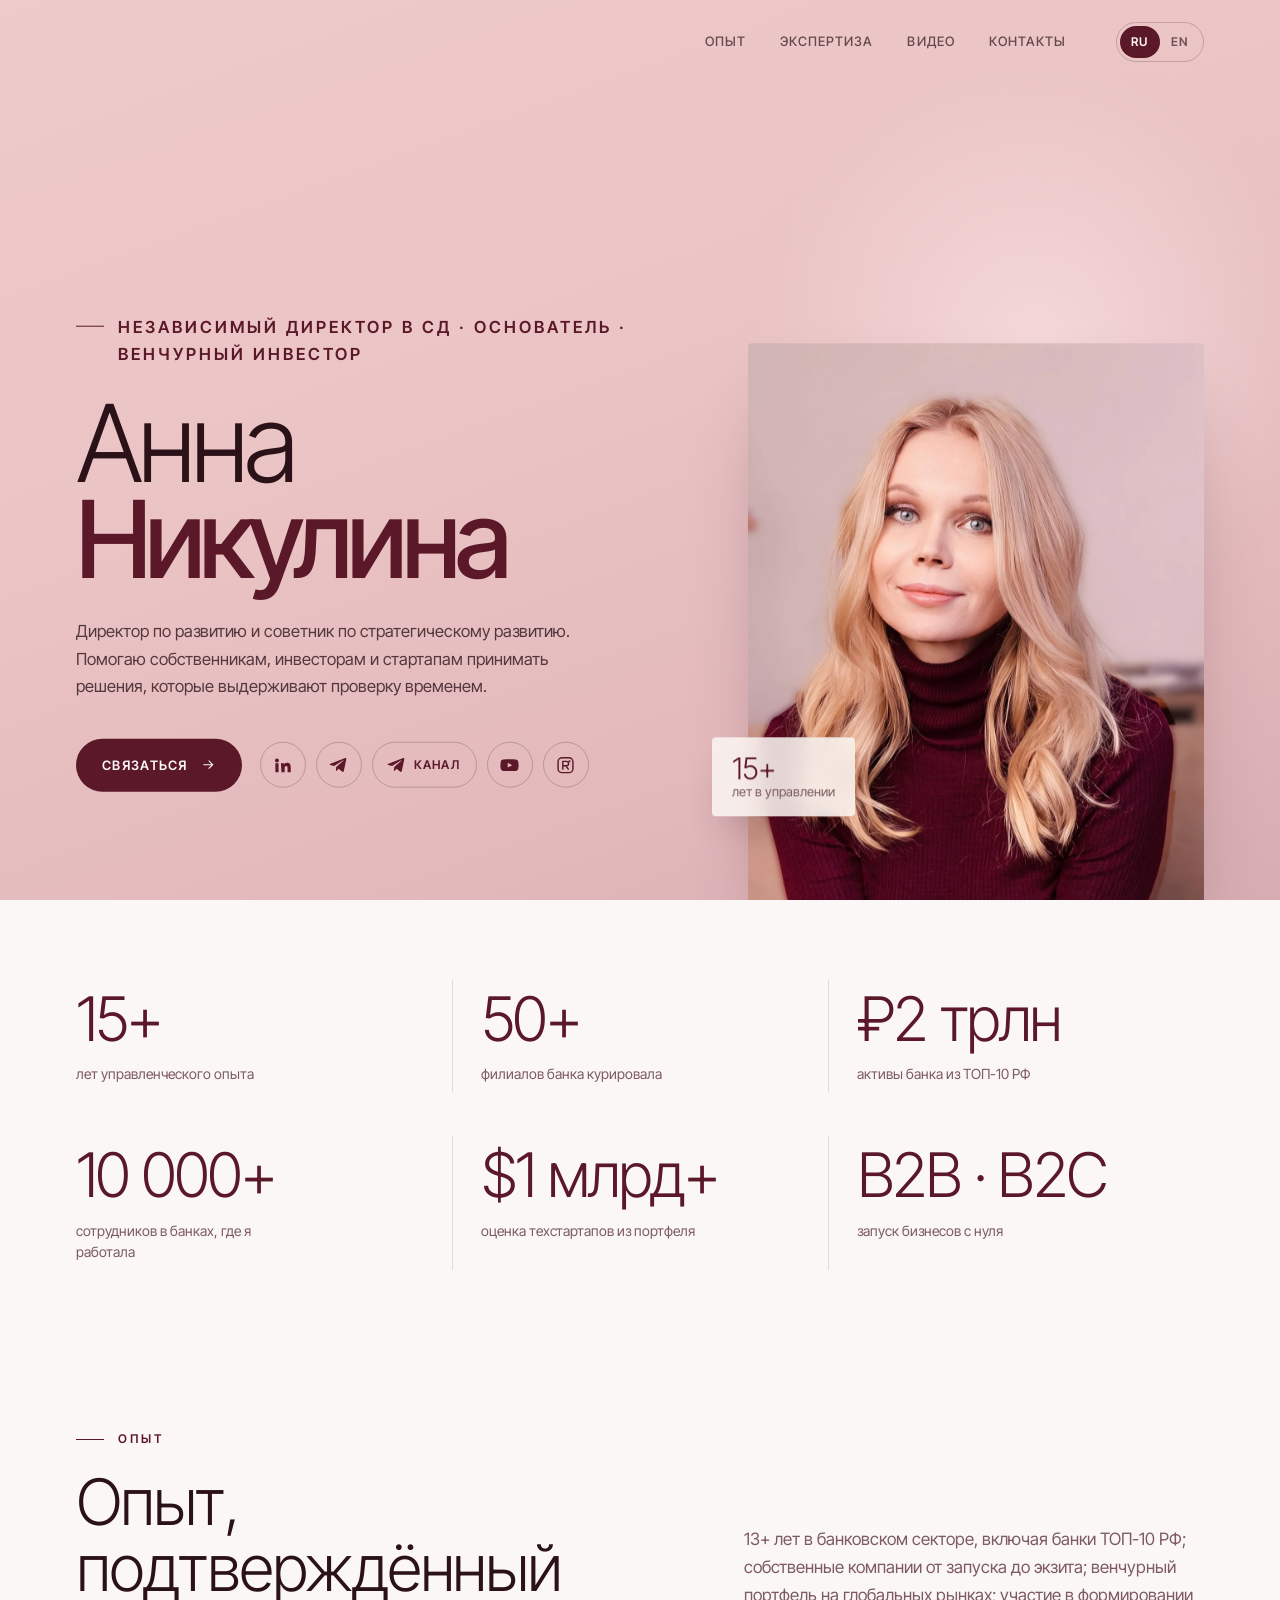
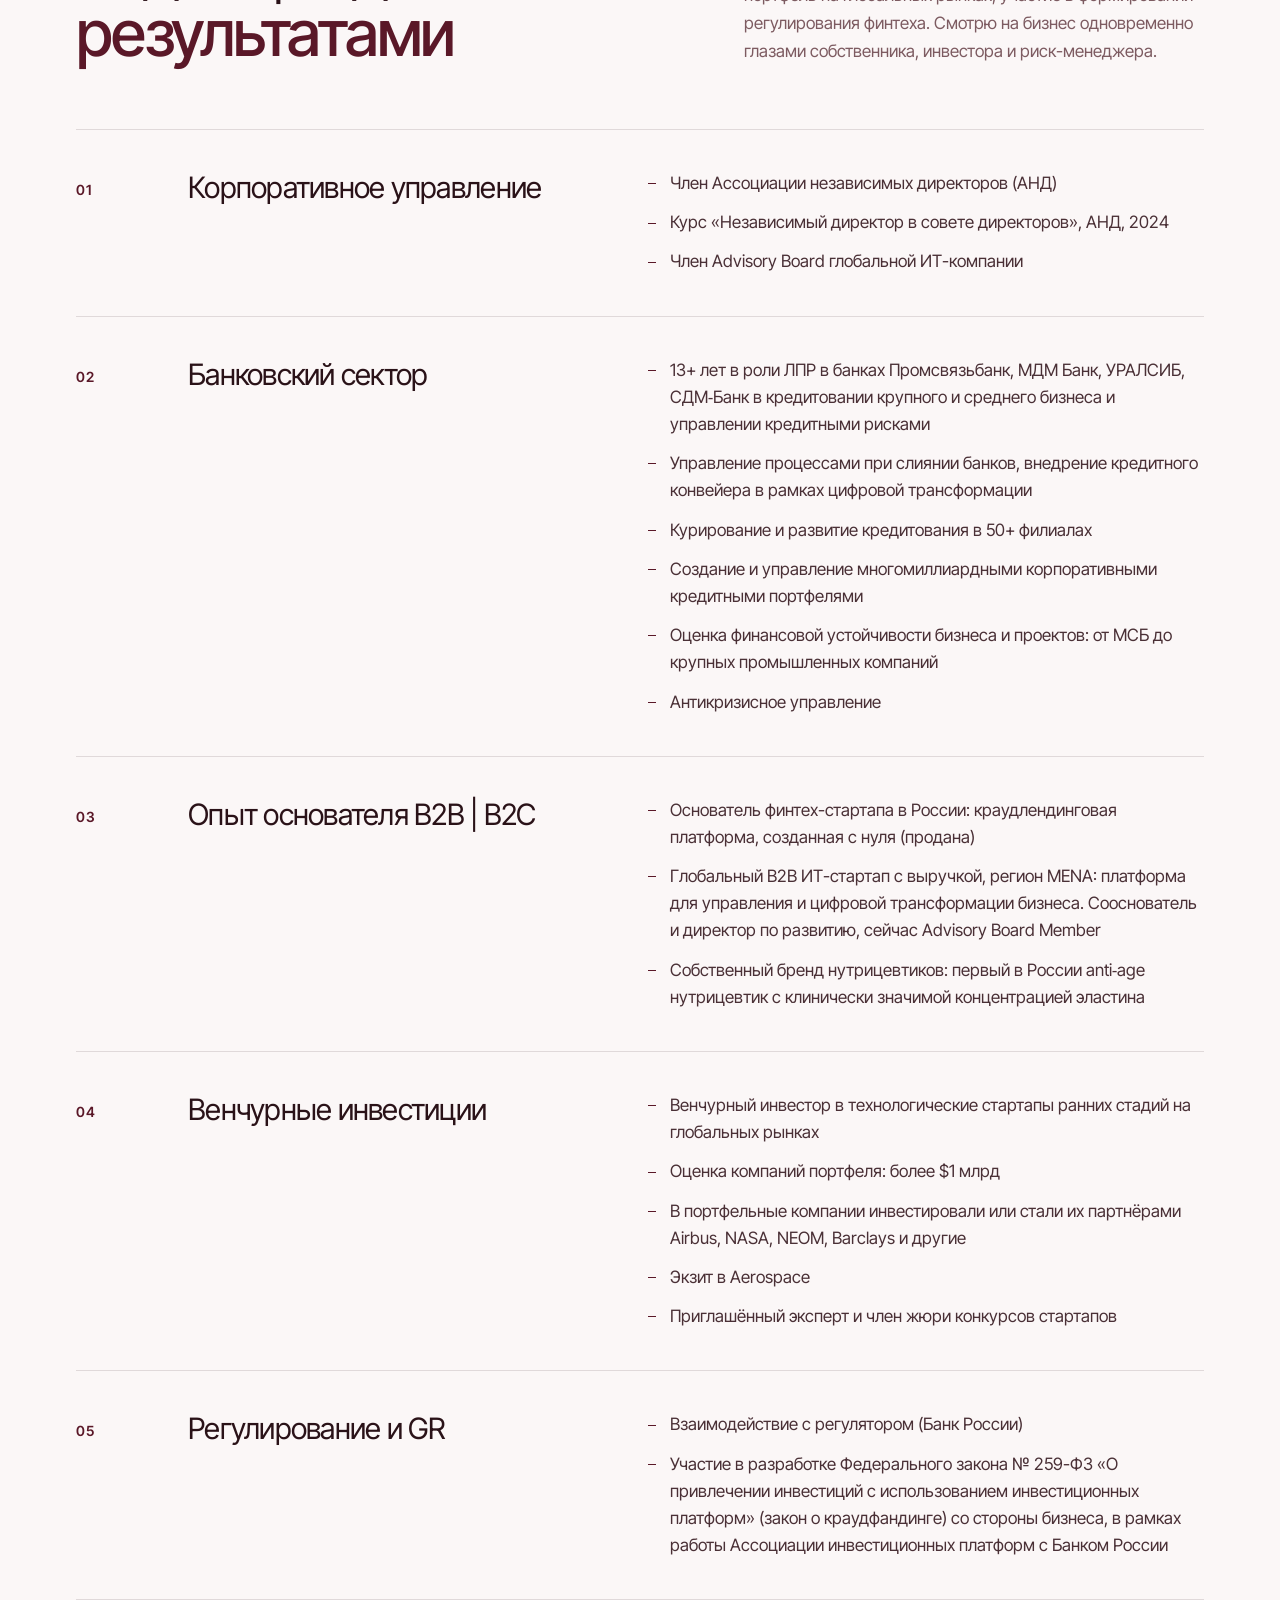
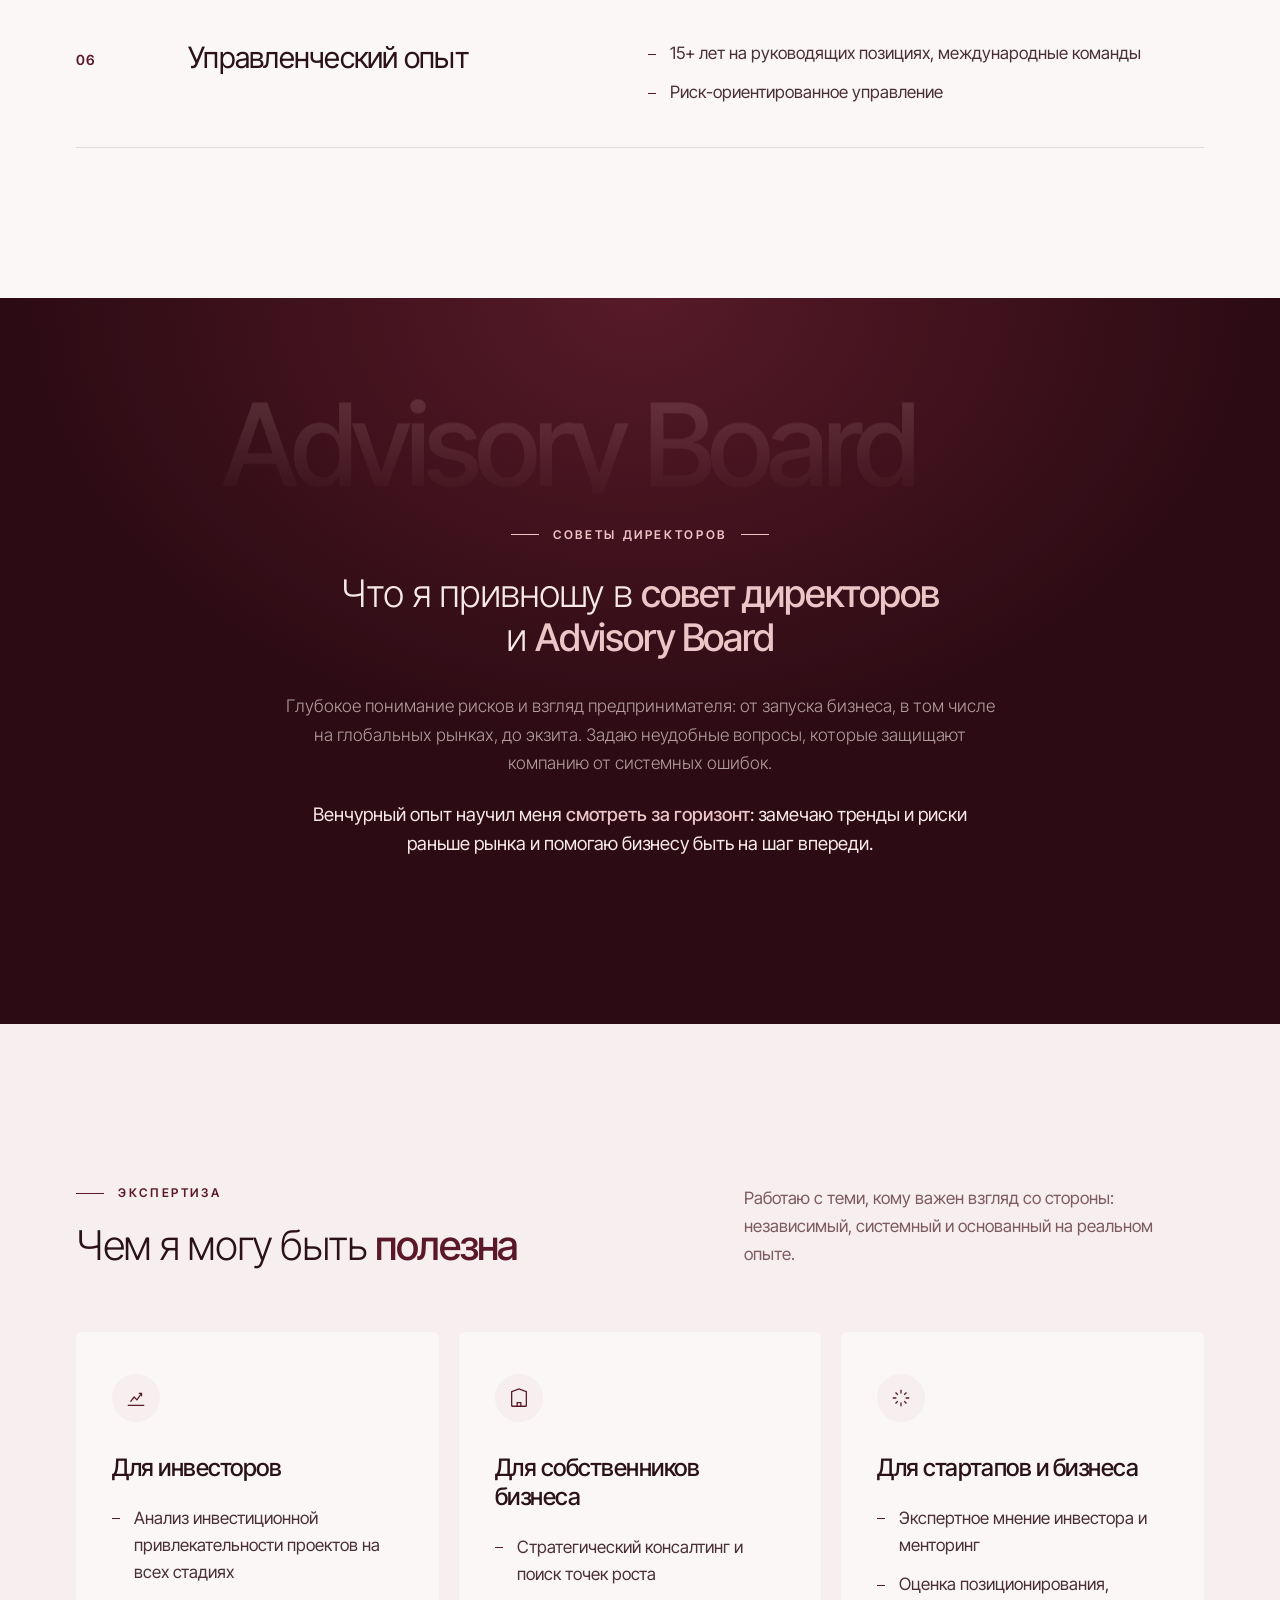
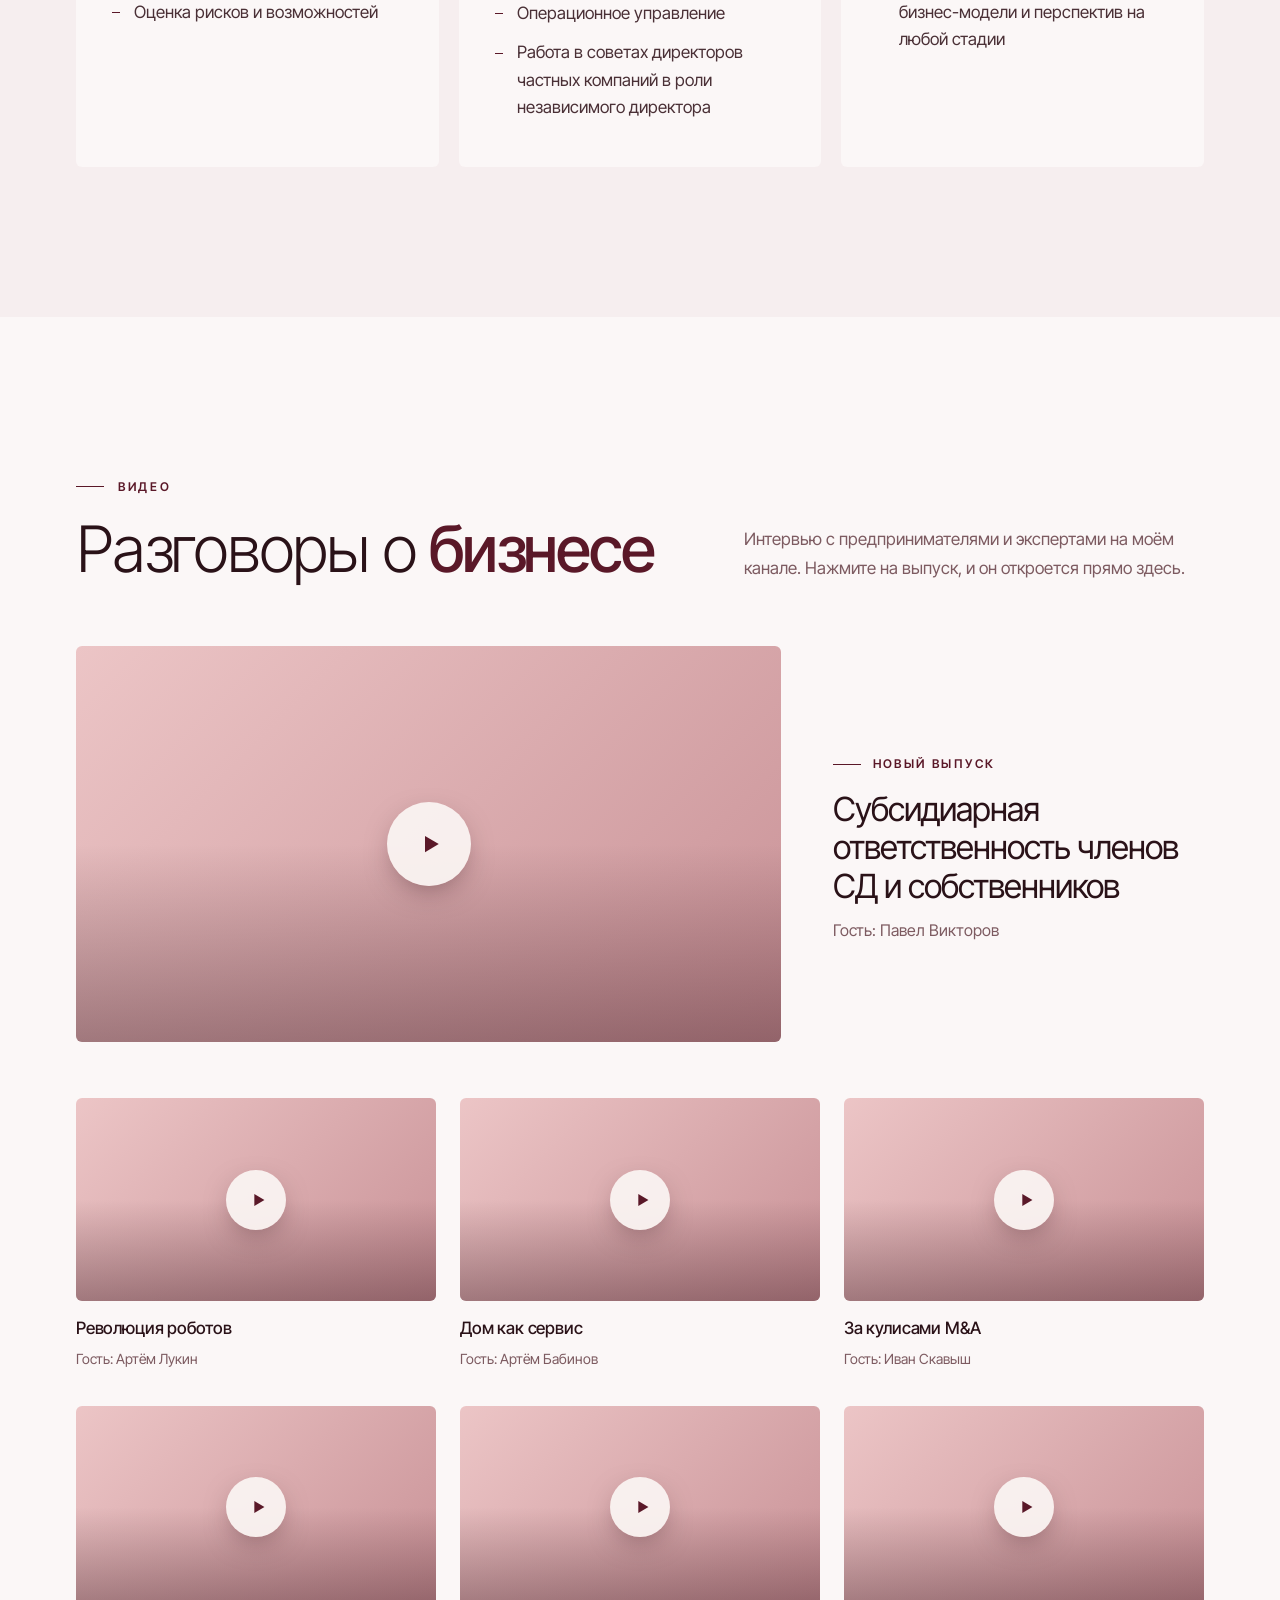
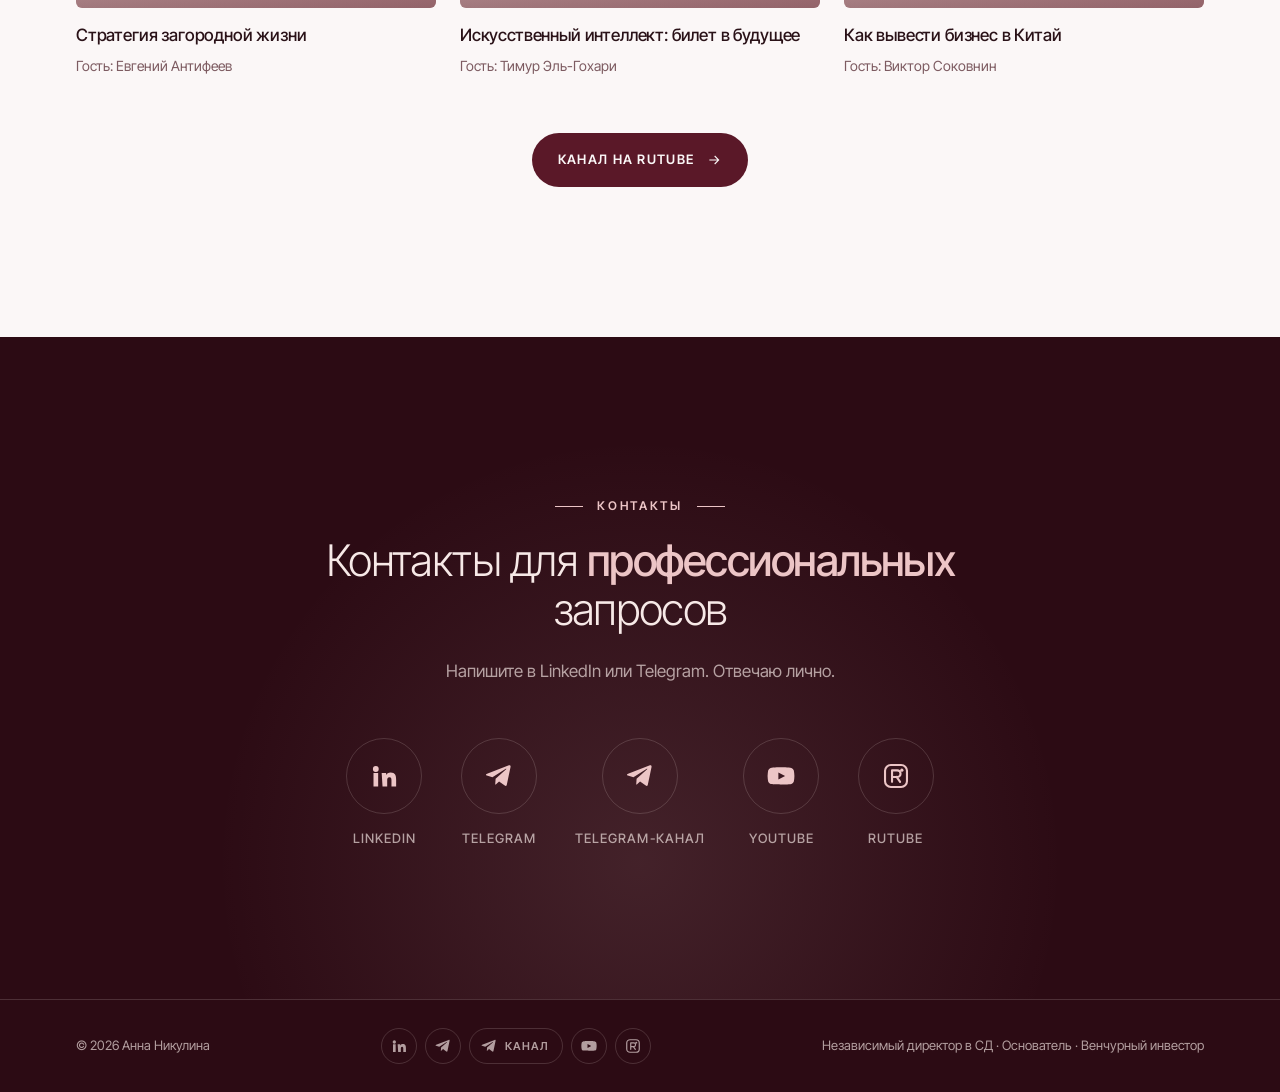
<file: index.html>
<!DOCTYPE html>
<html lang="ru"><head><meta charset="utf-8"><title>Анна Никулина</title><link rel="icon" href="annanikulina/../assets/img/favicon.svg">
<meta http-equiv="refresh" content="0; url=annanikulina/">
<link rel="canonical" href="https://www.annanikulina.pro/annanikulina/"><meta name="robots" content="noindex, follow">
<script>location.replace('annanikulina/' + location.hash);</script>
</head><body><a href="annanikulina/">Анна Никулина</a></body></html>
</file>
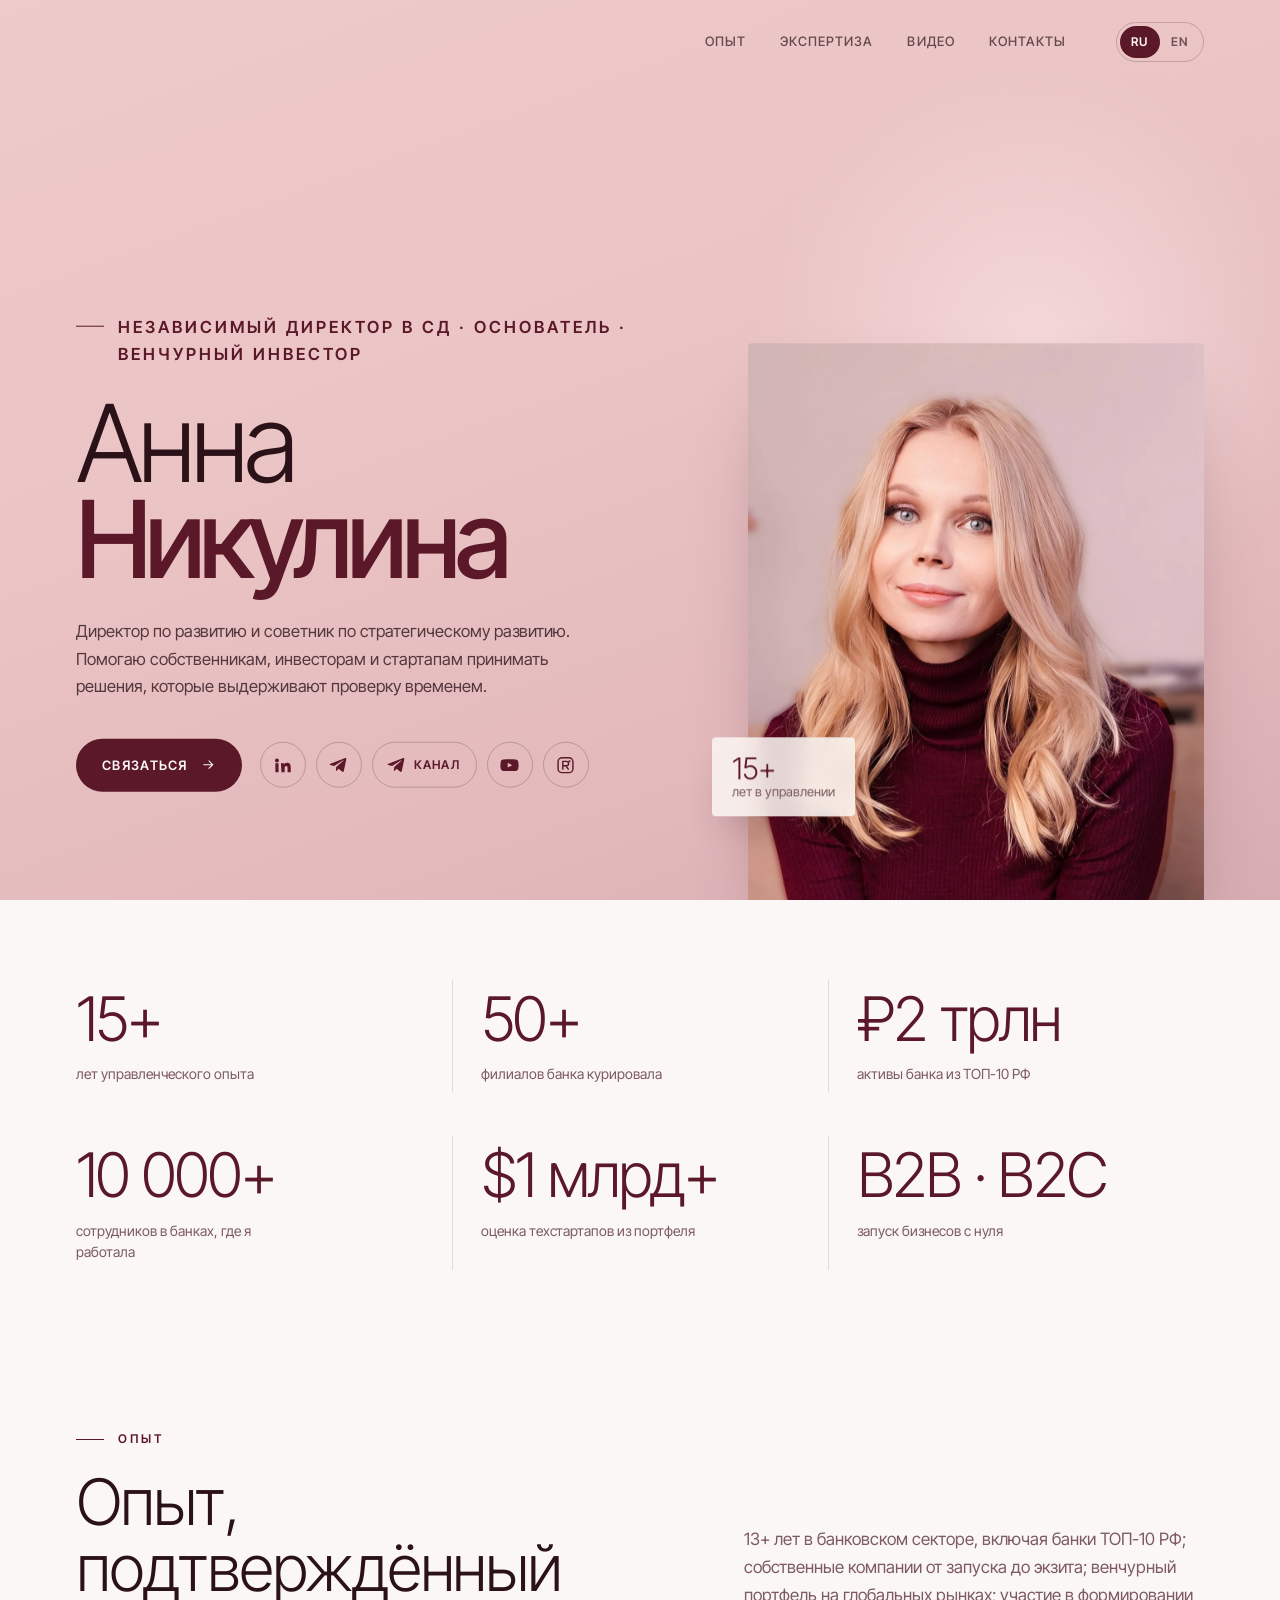
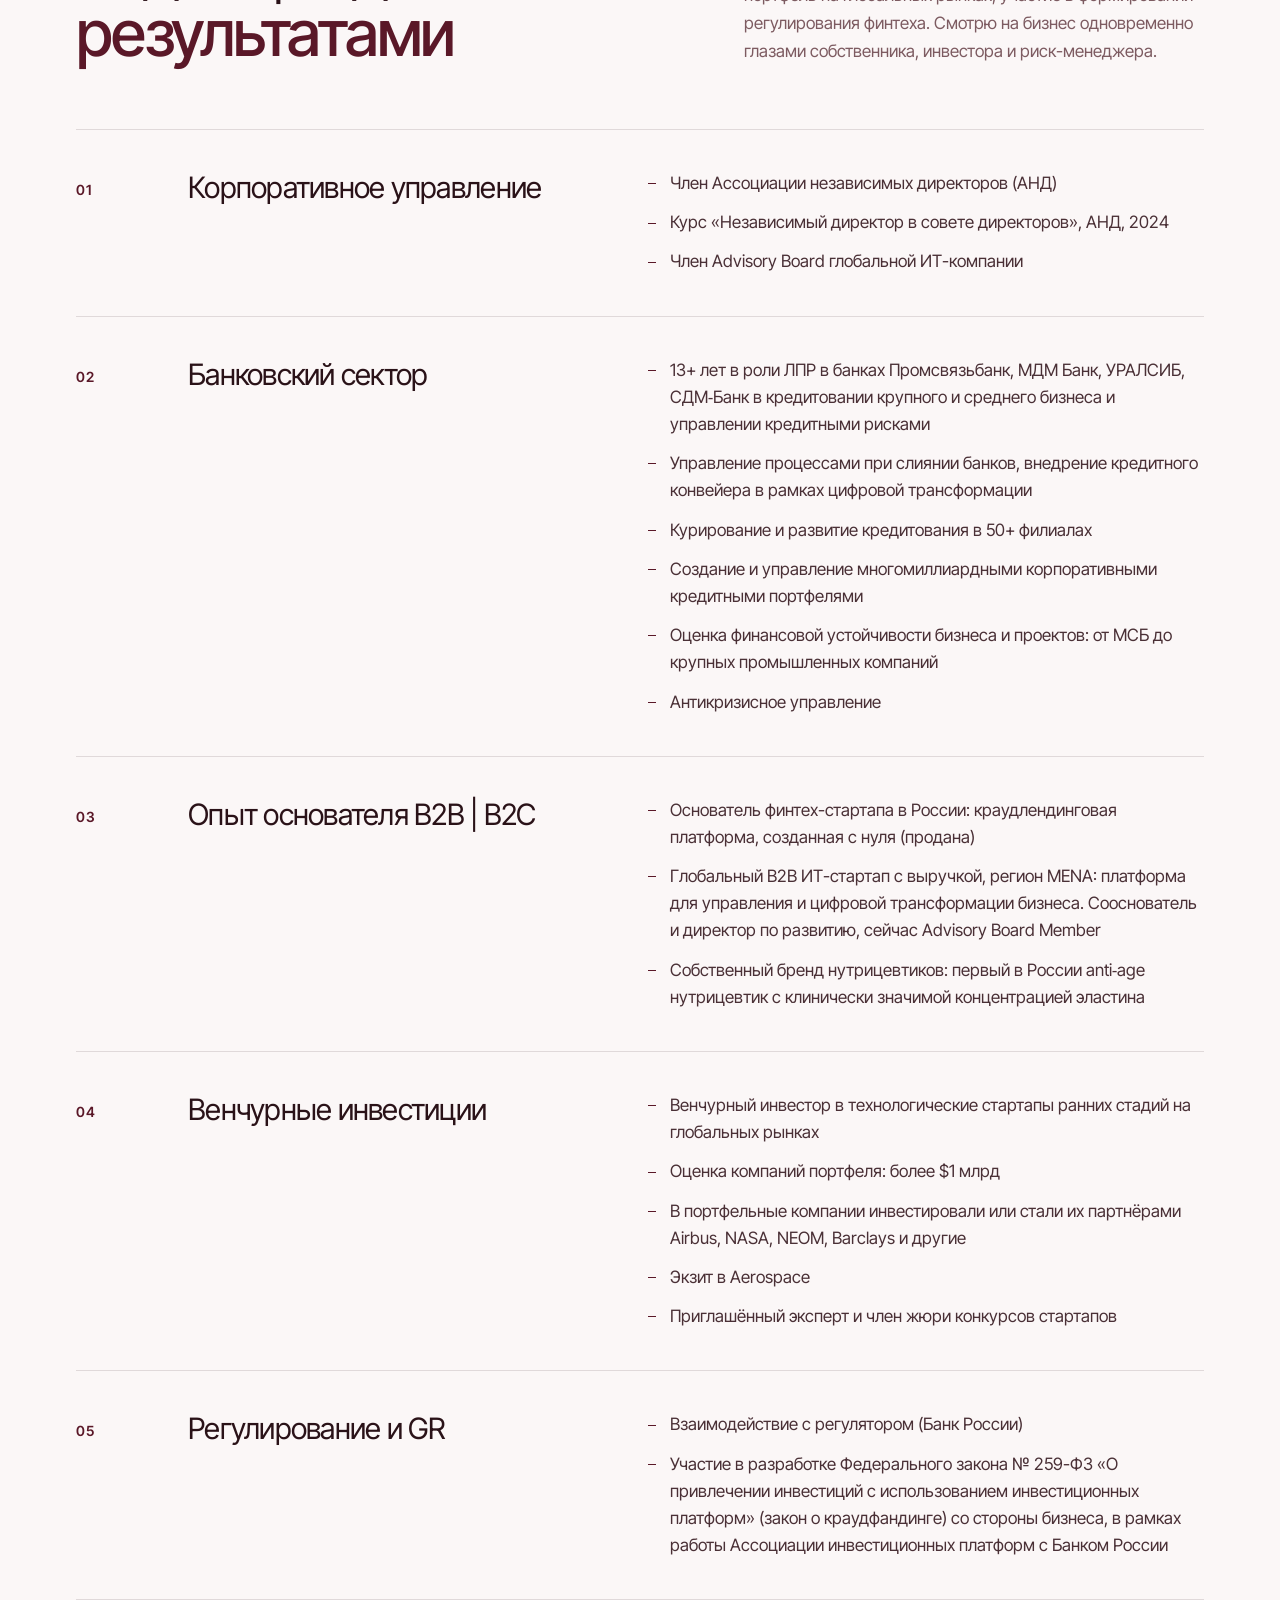
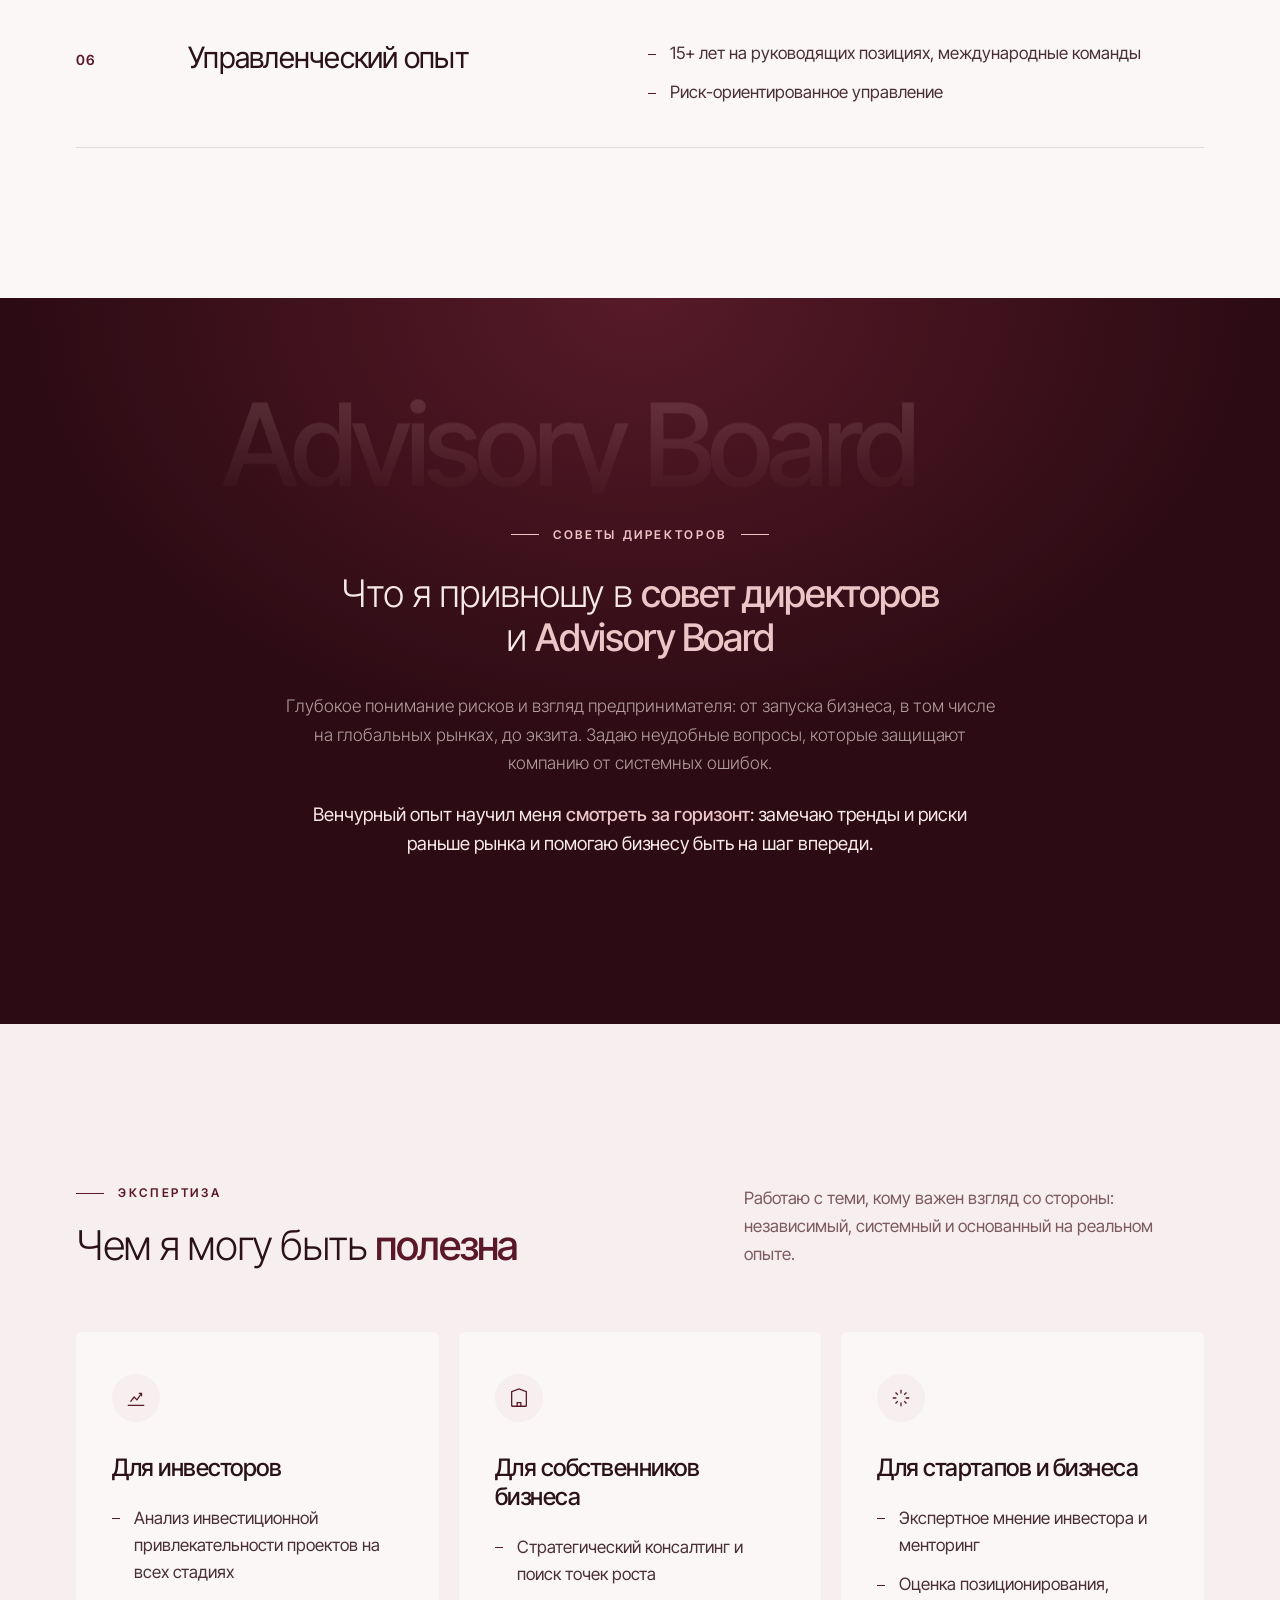
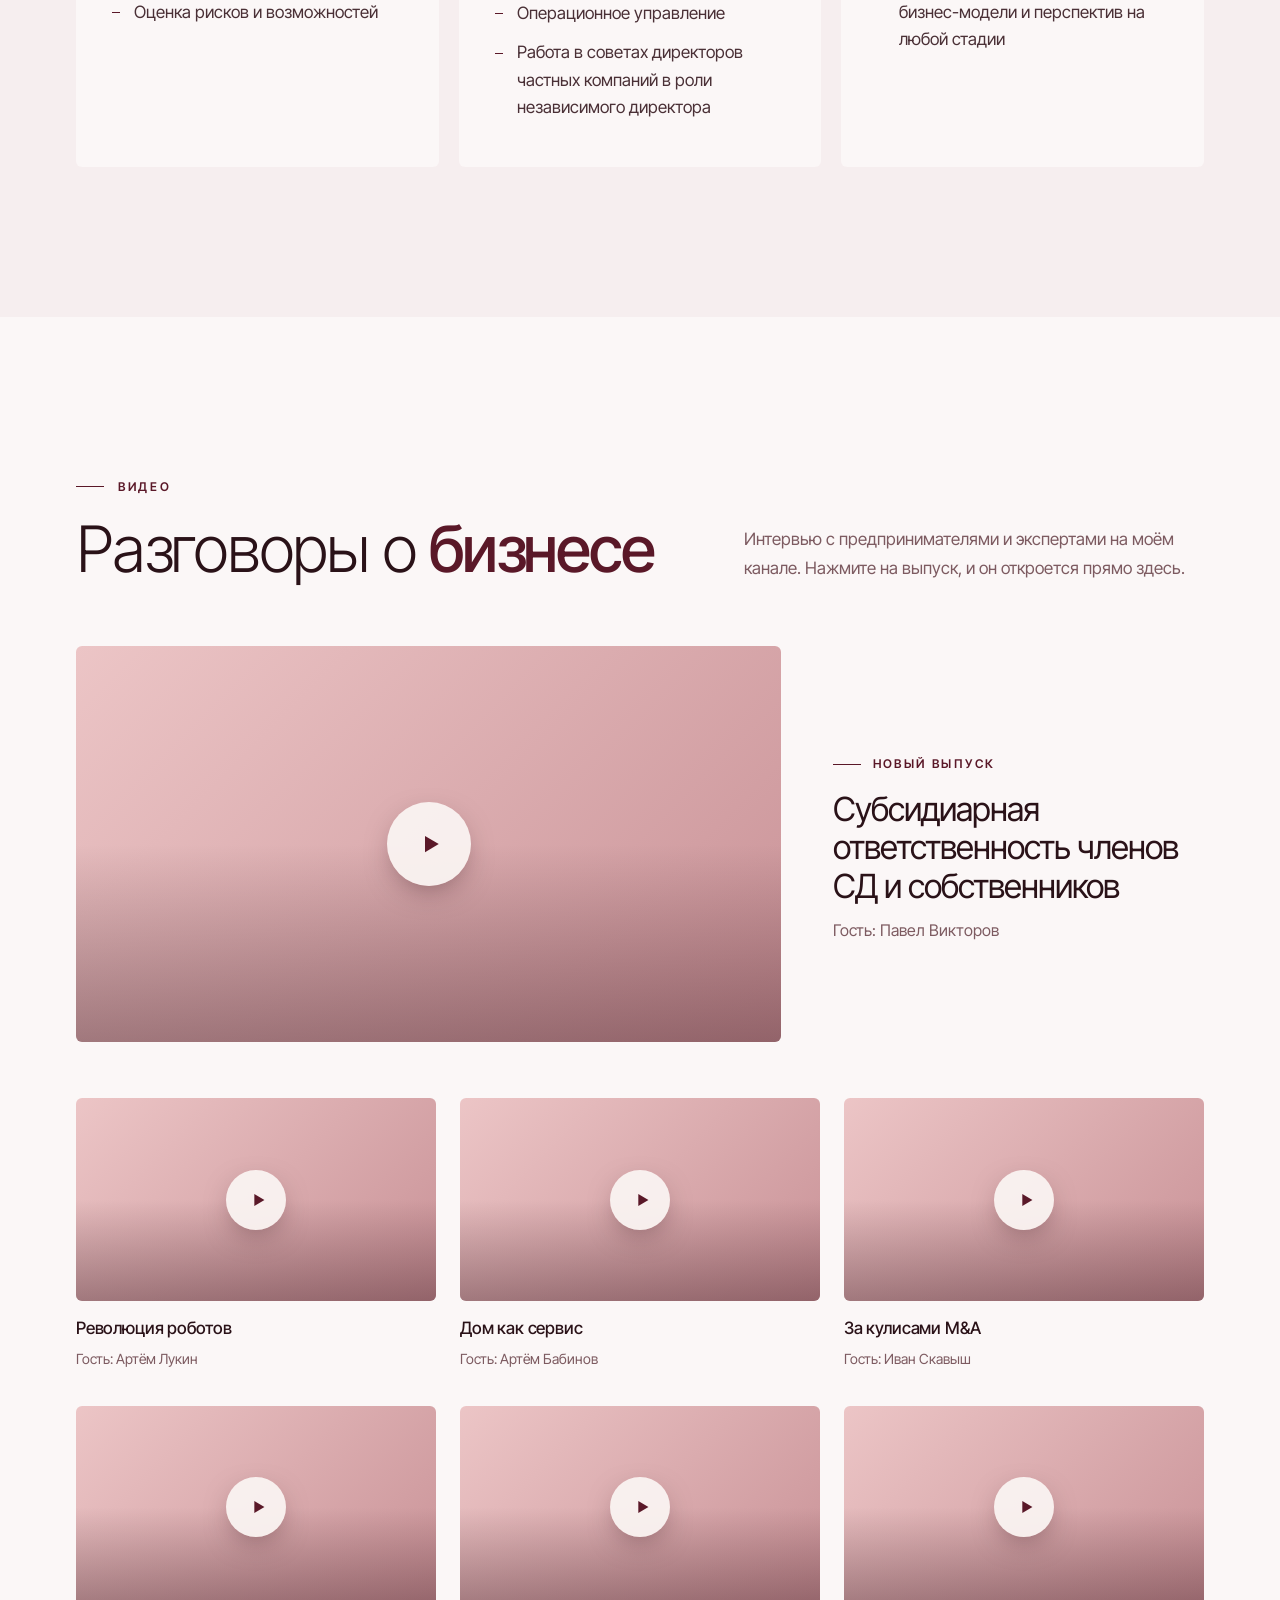
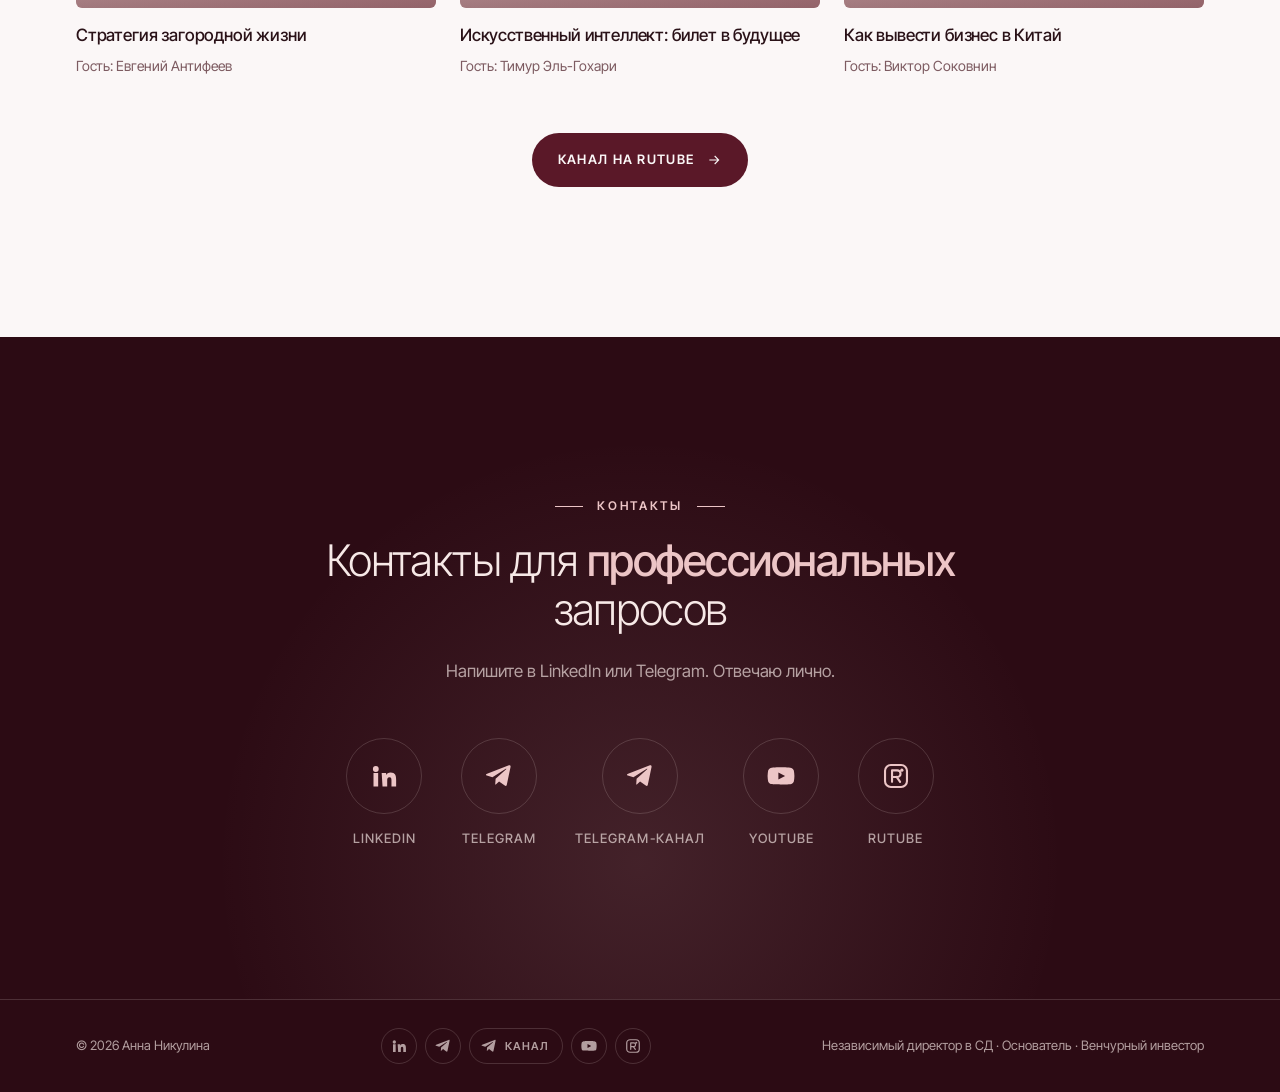
<file: annanikulina/index.html>
<!DOCTYPE html>
<html lang="ru">
<head>
<meta charset="utf-8">
<meta name="viewport" content="width=device-width, initial-scale=1, viewport-fit=cover">
<title>Анна Никулина | Независимый директор, Advisory Board, венчурный инвестор</title>
<meta name="description" content="Анна Никулина: независимый директор, Advisory Board Member, венчурный инвестор. 13+ лет в банках ТОП-10 РФ. Корпоративное управление, риски, финтех, MENA.">
<meta name="keywords" content="Анна Никулина, независимый директор, член совета директоров, совет директоров, Advisory Board, советник по стратегическому развитию, директор по развитию, венчурный инвестор, корпоративное управление, риск-менеджмент, кредитные риски, финтех, краудфандинг, MENA">
<meta name="author" content="Анна Никулина">
<meta name="robots" content="index, follow, max-image-preview:large, max-snippet:-1, max-video-preview:-1">
<meta name="theme-color" content="#ecc5c6">
<link rel="canonical" href="https://www.annanikulina.pro/annanikulina/">
<link rel="alternate" hreflang="ru" href="https://www.annanikulina.pro/annanikulina/">
<link rel="alternate" hreflang="en" href="https://www.annanikulina.pro/en/">
<link rel="alternate" hreflang="x-default" href="https://www.annanikulina.pro/annanikulina/">
<meta property="og:type" content="profile">
<meta property="og:site_name" content="Анна Никулина">
<meta property="profile:first_name" content="Анна">
<meta property="profile:last_name" content="Никулина">
<meta property="og:locale:alternate" content="en_US">
<meta property="og:image:alt" content="Анна Никулина">
<link rel="me" href="https://www.linkedin.com/in/anna-nikulina-cbdo/">
<link rel="me" href="https://t.me/STRATEGYNikulina">
<link rel="me" href="https://www.youtube.com/@STRATEGYNikulina">
<link rel="me" href="https://rutube.ru/channel/30327202">
<link rel="sitemap" type="application/xml" href="https://www.annanikulina.pro/sitemap.xml">
<script type="application/ld+json">{"@context":"https://schema.org","@graph":[{"@type":"ProfilePage","@id":"https://www.annanikulina.pro/annanikulina/#page","url":"https://www.annanikulina.pro/annanikulina/","name":"Анна Никулина | Независимый директор, Advisory Board, венчурный инвестор","description":"Анна Никулина: независимый директор, Advisory Board Member, венчурный инвестор. 13+ лет в банках ТОП-10 РФ. Корпоративное управление, риски, финтех, MENA.","inLanguage":"ru-RU","dateModified":"2026-11-24","isPartOf":{"@id":"https://www.annanikulina.pro/#website"},"mainEntity":{"@id":"https://www.annanikulina.pro/#person"},"primaryImageOfPage":"https://www.annanikulina.pro/assets/img/anna-portrait-home.jpg"},{"@type":"WebSite","@id":"https://www.annanikulina.pro/#website","url":"https://www.annanikulina.pro/","name":"Анна Никулина","inLanguage":["ru-RU","en-US"]},{"@type":"Person","@id":"https://www.annanikulina.pro/#person","name":"Анна Никулина","alternateName":["Anna Nikulina"],"givenName":"Анна","familyName":"Никулина","url":"https://www.annanikulina.pro/annanikulina/","image":"https://www.annanikulina.pro/assets/img/anna-portrait-home.jpg","description":"Анна Никулина: независимый директор, Advisory Board Member, венчурный инвестор. 13+ лет в банках ТОП-10 РФ. Корпоративное управление, риски, финтех, MENA.","jobTitle":["Независимый директор","Основатель","Advisory Board Member","Советник по стратегическому развитию","Директор по развитию","Венчурный инвестор"],"knowsAbout":["Корпоративное управление","Работа совета директоров","Независимый директор","Риск-менеджмент","Кредитные риски","Корпоративное кредитование","Антикризисное управление","Стратегическое развитие бизнеса","Венчурные инвестиции","Финтех","Краудфандинг","M&A","Due diligence","Цифровая трансформация","Рынок MENA","GR и регулирование"],"knowsLanguage":["ru","en"],"memberOf":{"@type":"Organization","name":"Ассоциация независимых директоров (АНД)"},"homeLocation":{"@type":"Place","name":"Москва"},"sameAs":["https://www.linkedin.com/in/anna-nikulina-cbdo/","https://t.me/STRATEGYNikulina","https://t.me/Anna_Niku","https://www.youtube.com/@STRATEGYNikulina","https://rutube.ru/channel/30327202"]},{"@type":"ItemList","name":"Видео","itemListElement":[{"@type":"ListItem","position":1,"item":{"@type":"VideoObject","name":"Субсидиарная ответственность членов СД и собственников","description":"Субсидиарная ответственность членов СД и собственников. Гость: Павел Викторов","embedUrl":"https://rutube.ru/play/embed/118d6fa9727639e5040512ae6d32b4be","url":"https://rutube.ru/video/118d6fa9727639e5040512ae6d32b4be/"}},{"@type":"ListItem","position":2,"item":{"@type":"VideoObject","name":"Революция роботов","description":"Революция роботов. Гость: Артём Лукин","embedUrl":"https://rutube.ru/play/embed/0f608d7f2b0e4aaa801a74142903122b","url":"https://rutube.ru/video/0f608d7f2b0e4aaa801a74142903122b/"}},{"@type":"ListItem","position":3,"item":{"@type":"VideoObject","name":"Дом как сервис","description":"Дом как сервис. Гость: Артём Бабинов","embedUrl":"https://rutube.ru/play/embed/82245c10c63797b9d4839cec6b54728c","url":"https://rutube.ru/video/82245c10c63797b9d4839cec6b54728c/"}},{"@type":"ListItem","position":4,"item":{"@type":"VideoObject","name":"За кулисами M&A","description":"За кулисами M&A. Гость: Иван Скавыш","embedUrl":"https://rutube.ru/play/embed/9c4bf61b043f1e9871b5e467088dbe60","url":"https://rutube.ru/video/9c4bf61b043f1e9871b5e467088dbe60/"}},{"@type":"ListItem","position":5,"item":{"@type":"VideoObject","name":"Стратегия загородной жизни","description":"Стратегия загородной жизни. Гость: Евгений Антифеев","embedUrl":"https://rutube.ru/play/embed/722f7eb517eb702874613efbd3f16c28","url":"https://rutube.ru/video/722f7eb517eb702874613efbd3f16c28/"}},{"@type":"ListItem","position":6,"item":{"@type":"VideoObject","name":"Искусственный интеллект: билет в будущее","description":"Искусственный интеллект: билет в будущее. Гость: Тимур Эль-Гохари","embedUrl":"https://rutube.ru/play/embed/aa2cad4c1103fe543607f4f6108b470c","url":"https://rutube.ru/video/aa2cad4c1103fe543607f4f6108b470c/"}},{"@type":"ListItem","position":7,"item":{"@type":"VideoObject","name":"Как вывести бизнес в Китай","description":"Как вывести бизнес в Китай. Гость: Виктор Соковнин","embedUrl":"https://rutube.ru/play/embed/4b83cb5bb370456e2c958657fe2ba707","url":"https://rutube.ru/video/4b83cb5bb370456e2c958657fe2ba707/"}}]}]}</script>
<meta property="og:title" content="Анна Никулина | Независимый директор, Advisory Board, венчурный инвестор">
<meta property="og:description" content="Анна Никулина: независимый директор, Advisory Board Member, венчурный инвестор. 13+ лет в банках ТОП-10 РФ. Корпоративное управление, риски, финтех, MENA.">
<meta property="og:url" content="https://www.annanikulina.pro/annanikulina/">
<meta property="og:image" content="https://www.annanikulina.pro/assets/img/og-cover.jpg">
<meta property="og:image:width" content="1200">
<meta property="og:image:height" content="630">
<meta property="og:locale" content="ru_RU">
<meta name="twitter:card" content="summary_large_image">
<meta name="twitter:title" content="Анна Никулина | Независимый директор, Advisory Board, венчурный инвестор">
<meta name="twitter:description" content="Анна Никулина: независимый директор, Advisory Board Member, венчурный инвестор. 13+ лет в банках ТОП-10 РФ. Корпоративное управление, риски, финтех, MENA.">
<meta name="twitter:image" content="https://www.annanikulina.pro/assets/img/og-cover.jpg">
<link rel="icon" href="../assets/img/favicon.svg" type="image/svg+xml">
<link rel="preload" href="../assets/fonts/inter-tight-cyrillic-300-normal.woff2" as="font" type="font/woff2" crossorigin>
<link rel="preload" as="image" href="../assets/img/anna-portrait-home.webp" type="image/webp">
<link rel="stylesheet" href="../assets/site.css">
<script>document.documentElement.classList.add('js')</script>
</head>
<body>

<header class="nav">
  <div class="wrap">
    <div class="nav-right">
      <nav class="nav-links" aria-label="Sections"><a class="glow" href="#experience">Опыт</a><a class="glow" href="#services">Экспертиза</a><a class="glow" href="#videos">Видео</a><a class="glow" href="#contact">Контакты</a></nav>
      <nav class="lang" aria-label="Language"><a class="glow" href="../annanikulina/" hreflang="ru" lang="ru" aria-current="page">RU</a><a class="glow" href="../en/" hreflang="en" lang="en">EN</a></nav>
    </div>
  </div>
</header>

<main id="top">
  <section class="hero">
    <div class="hero-orb" data-speed="0.5" data-x="-0.08" aria-hidden="true"></div>
    <div class="wrap">
      <div class="hero-text" data-speed="0.18" data-fade>
        <div class="eyebrow reveal">Независимый&nbsp;директор&nbsp;в&nbsp;СД · Основатель · Венчурный&nbsp;инвестор</div>
        <h1 class="reveal d1">Анна<span class="l2">Никулина</span></h1>
        <p class="hero-lead reveal d2">Директор по развитию и советник по стратегическому развитию. Помогаю собственникам, инвесторам и стартапам принимать решения, которые выдерживают проверку временем.</p>
        <div class="hero-cta reveal d3">
          <a class="btn btn-wine glow" href="#contact">Связаться<svg viewBox="0 0 24 24" fill="none" stroke="currentColor" stroke-width="1.6" aria-hidden="true"><path d="M5 12h14M13 6l6 6-6 6"/></svg></a>
          <ul class="icon-row" aria-label="Мои каналы и соцсети"><li><a class="glow" href="https://www.linkedin.com/in/anna-nikulina-cbdo/" target="_blank" rel="noopener" aria-label="LinkedIn: Anna Nikulina" title="LinkedIn: Anna Nikulina"><svg viewBox="0 0 24 24" fill="currentColor" aria-hidden="true"><path d="M4.98 3.5a2.5 2.5 0 1 1 0 5 2.5 2.5 0 0 1 0-5zM3 9.5h4V21H3zM10 9.5h3.8v1.6h.06c.53-1 1.83-2.06 3.77-2.06 4.03 0 4.77 2.65 4.77 6.1V21h-4v-5.1c0-1.22-.02-2.79-1.7-2.79-1.7 0-1.96 1.33-1.96 2.7V21h-4z"/></svg></a></li><li><a class="glow" href="https://t.me/Anna_Niku" target="_blank" rel="noopener" aria-label="Написать в Telegram: @Anna_Niku" title="Написать в Telegram: @Anna_Niku"><svg viewBox="0 0 24 24" fill="currentColor" aria-hidden="true"><path d="M21.9 4.3 18.7 19.4c-.24 1.07-.87 1.33-1.76.83l-4.87-3.59-2.35 2.26c-.26.26-.48.48-.98.48l.35-4.96 9.03-8.16c.39-.35-.09-.54-.61-.2L6.36 13.1l-4.8-1.5c-1.04-.33-1.06-1.04.22-1.54L20.5 2.85c.87-.32 1.63.2 1.4 1.45z"/></svg></a></li><li class="has-word"><a class="glow" href="https://t.me/STRATEGYNikulina" target="_blank" rel="noopener" aria-label="Telegram-канал STRATEGY" title="Telegram-канал STRATEGY"><svg viewBox="0 0 24 24" fill="currentColor" aria-hidden="true"><path d="M21.9 4.3 18.7 19.4c-.24 1.07-.87 1.33-1.76.83l-4.87-3.59-2.35 2.26c-.26.26-.48.48-.98.48l.35-4.96 9.03-8.16c.39-.35-.09-.54-.61-.2L6.36 13.1l-4.8-1.5c-1.04-.33-1.06-1.04.22-1.54L20.5 2.85c.87-.32 1.63.2 1.4 1.45z"/></svg><span>канал</span></a></li><li><a class="glow" href="https://www.youtube.com/@STRATEGYNikulina" target="_blank" rel="noopener" aria-label="YouTube-канал STRATEGY" title="YouTube-канал STRATEGY"><svg viewBox="0 0 24 24" fill="currentColor" fill-rule="evenodd" aria-hidden="true"><path d="M23 7.2a3 3 0 0 0-2.1-2.1C19 4.6 12 4.6 12 4.6s-7 0-8.9.5A3 3 0 0 0 1 7.2 31 31 0 0 0 .5 12a31 31 0 0 0 .5 4.8 3 3 0 0 0 2.1 2.1c1.9.5 8.9.5 8.9.5s7 0 8.9-.5a3 3 0 0 0 2.1-2.1 31 31 0 0 0 .5-4.8 31 31 0 0 0-.5-4.8zM9.75 15.02V8.98L15.5 12z"/></svg></a></li><li><a class="glow" href="https://rutube.ru/channel/30327202" target="_blank" rel="noopener" aria-label="RuTube-канал" title="RuTube-канал"><svg viewBox="0 0 24 24" aria-hidden="true"><rect x="2.6" y="2.6" width="18.8" height="18.8" rx="5" fill="none" stroke="currentColor" stroke-width="1.8"/><path d="M8.6 17V7.2h4.5a2.8 2.8 0 0 1 0 5.6H8.6M12.5 12.8l3 4.2" fill="none" stroke="currentColor" stroke-width="1.8" stroke-linecap="round" stroke-linejoin="round"/><circle cx="17" cy="7" r="1.4" fill="currentColor"/></svg></a></li></ul>
        </div>
      </div>
      <div class="photo reveal d2" data-speed="-0.2">
        <picture><source srcset="../assets/img/anna-portrait-home.webp" type="image/webp"><img src="../assets/img/anna-portrait-home.jpg" alt="Анна Никулина" width="1100" height="1393" fetchpriority="high" decoding="async"></picture>
        <div class="photo-tag"><b>15+</b>лет в управлении</div>
      </div>
    </div>
  </section>

  <section class="stats" aria-label="Key facts">
    <div class="wrap"><ul><li class="reveal d0"><div class="stat-num">15+</div><div class="stat-label">лет управленческого опыта</div></li><li class="reveal d1"><div class="stat-num">50+</div><div class="stat-label">филиалов банка курировала</div></li><li class="reveal d2"><div class="stat-num">₽2&nbsp;трлн</div><div class="stat-label">активы банка из ТОП-10 РФ</div></li><li class="reveal d3"><div class="stat-num">10&nbsp;000+</div><div class="stat-label">сотрудников в банках, где я работала</div></li><li class="reveal d4"><div class="stat-num">$1&nbsp;млрд+</div><div class="stat-label">оценка техстартапов из портфеля</div></li><li class="reveal d5"><div class="stat-num">B2B&nbsp;·&nbsp;B2C</div><div class="stat-label">запуск бизнесов с нуля</div></li></ul></div>
  </section>

  <section class="section" id="experience">
    <div class="wrap">
      <div class="section-head">
        <div class="reveal"><div class="eyebrow">Опыт</div><h2 class="h2">Опыт, подтверждённый <b>результатами</b></h2></div>
        <p class="reveal d1">13+ лет в банковском секторе, включая банки ТОП-10 РФ; собственные компании от запуска до экзита; венчурный портфель на глобальных рынках; участие в формировании регулирования финтеха. Смотрю на бизнес одновременно глазами собственника, инвестора и риск-менеджера.</p>
      </div>
      <div class="xp"><article class="xp-item reveal"><div class="xp-num">01</div><h3 class="xp-title">Корпоративное управление</h3><ul class="xp-list"><li>Член Ассоциации независимых директоров (АНД)</li><li>Курс «Независимый директор в совете директоров», АНД, 2024</li><li>Член Advisory Board глобальной ИТ-компании</li></ul></article><article class="xp-item reveal"><div class="xp-num">02</div><h3 class="xp-title">Банковский сектор</h3><ul class="xp-list"><li>13+ лет в роли ЛПР в банках Промсвязьбанк, МДМ Банк, УРАЛСИБ, СДМ&#8209;Банк в кредитовании крупного и среднего бизнеса и управлении кредитными рисками</li><li>Управление процессами при слиянии банков, внедрение кредитного конвейера в рамках цифровой трансформации</li><li>Курирование и развитие кредитования в 50+ филиалах</li><li>Создание и управление многомиллиардными корпоративными кредитными портфелями</li><li>Оценка финансовой устойчивости бизнеса и проектов: от МСБ до крупных промышленных компаний</li><li>Антикризисное управление</li></ul></article><article class="xp-item reveal"><div class="xp-num">03</div><h3 class="xp-title">Опыт основателя B2B&nbsp;|&nbsp;B2C</h3><ul class="xp-list"><li>Основатель финтех-стартапа в России: краудлендинговая платформа, созданная с нуля (продана)</li><li>Глобальный B2B ИТ-стартап с выручкой, регион MENA: платформа для управления и цифровой трансформации бизнеса. Сооснователь и директор по развитию, сейчас Advisory Board Member</li><li>Собственный бренд нутрицевтиков: первый в России anti&#8209;age нутрицевтик с клинически значимой концентрацией эластина</li></ul></article><article class="xp-item reveal"><div class="xp-num">04</div><h3 class="xp-title">Венчурные инвестиции</h3><ul class="xp-list"><li>Венчурный инвестор в технологические стартапы ранних стадий на глобальных рынках</li><li>Оценка компаний портфеля: более $1&nbsp;млрд</li><li>В портфельные компании инвестировали или стали их партнёрами Airbus, NASA, NEOM, Barclays и другие</li><li>Экзит в Aerospace</li><li>Приглашённый эксперт и член жюри конкурсов стартапов</li></ul></article><article class="xp-item reveal"><div class="xp-num">05</div><h3 class="xp-title">Регулирование и GR</h3><ul class="xp-list"><li>Взаимодействие с регулятором (Банк&nbsp;России)</li><li>Участие в разработке Федерального закона № 259-ФЗ «О привлечении инвестиций с использованием инвестиционных платформ» (закон о краудфандинге) со стороны бизнеса, в рамках работы Ассоциации инвестиционных платформ с Банком России</li></ul></article><article class="xp-item reveal"><div class="xp-num">06</div><h3 class="xp-title">Управленческий опыт</h3><ul class="xp-list"><li>15+ лет на руководящих позициях, международные команды</li><li>Риск-ориентированное управление</li></ul></article></div>
    </div>
  </section>

  <section class="band on-dark">
    <div class="band-word-wrap" data-speed="0.25" data-x="0.08" aria-hidden="true"><div class="band-word">Advisory Board</div></div>
    <div class="wrap">
      <div class="eyebrow reveal">Советы директоров</div>
      <p class="band-text reveal d1">Что я привношу в <b>совет директоров</b> и&nbsp;<b>Advisory&nbsp;Board</b></p>
      <p class="band-sub reveal d2">Глубокое понимание рисков и взгляд предпринимателя: от запуска бизнеса, в том числе на глобальных рынках, до экзита. Задаю неудобные вопросы, которые защищают компанию от системных&nbsp;ошибок.</p>
      <p class="band-horizon reveal d3">Венчурный опыт научил меня <b>смотреть за горизонт</b>: замечаю тренды и риски раньше рынка и помогаю бизнесу быть на&nbsp;шаг&nbsp;впереди.</p>
    </div>
  </section>

  <section class="section services" id="services">
    <div class="wrap">
      <div class="section-head">
        <div class="reveal"><div class="eyebrow">Экспертиза</div><h2 class="h2">Чем я могу быть <b>полезна</b></h2></div>
        <p class="reveal d1">Работаю с теми, кому важен взгляд со стороны: независимый, системный и основанный на реальном опыте.</p>
      </div>
      <div class="cards"><article class="card reveal d1"><div class="card-icon"><svg viewBox="0 0 24 24" fill="none" stroke="currentColor" stroke-width="1.4" aria-hidden="true"><path d="M3 20h18M6 16l4-5 3 3 5-7"/><path d="M15 7h3v3"/></svg></div><h3>Для инвесторов</h3><ul><li>Анализ инвестиционной привлекательности проектов на всех стадиях</li><li>Оценка рисков и возможностей</li></ul></article><article class="card reveal d2"><div class="card-icon"><svg viewBox="0 0 24 24" fill="none" stroke="currentColor" stroke-width="1.4" aria-hidden="true"><path d="M4 21V5l8-3 8 3v16M4 21h16M9 9h.01M15 9h.01M9 13h.01M15 13h.01M10 21v-4h4v4"/></svg></div><h3>Для собственников бизнеса</h3><ul><li>Стратегический консалтинг и поиск точек роста</li><li>Операционное управление</li><li>Работа в советах директоров частных компаний в роли независимого директора</li></ul></article><article class="card reveal d3"><div class="card-icon"><svg viewBox="0 0 24 24" fill="none" stroke="currentColor" stroke-width="1.4" aria-hidden="true"><path d="M12 3v4M12 17v4M3 12h4M17 12h4M6 6l2.5 2.5M15.5 15.5 18 18M6 18l2.5-2.5M15.5 8.5 18 6"/></svg></div><h3>Для стартапов и бизнеса</h3><ul><li>Экспертное мнение инвестора и менторинг</li><li>Оценка позиционирования, бизнес-модели и перспектив на любой стадии</li></ul></article></div>
    </div>
  </section>


  <section class="section videos" id="videos">
    <div class="wrap">
      <div class="section-head">
        <div class="reveal"><div class="eyebrow">Видео</div><h2 class="h2">Разговоры о <b>бизнесе</b></h2></div>
        <p class="reveal d1">Интервью с предпринимателями и экспертами на моём канале. Нажмите на выпуск, и он откроется прямо здесь.</p>
      </div>
      <ul class="vgrid"><li class="vcard is-featured"><button type="button" class="vcard-btn" data-embed="https://rutube.ru/play/embed/118d6fa9727639e5040512ae6d32b4be" data-title="Субсидиарная ответственность членов СД и собственников · Павел Викторов"><span class="vcard-thumb"><span class="vcard-play"><svg viewBox="0 0 24 24" fill="currentColor" aria-hidden="true"><path d="M8 5.5v13l11-6.5z"/></svg></span></span><span class="vcard-text"><span class="vcard-badge">Новый выпуск</span><span class="vcard-title">Субсидиарная ответственность членов СД и собственников</span><span class="vcard-guest">Гость: Павел Викторов</span></span></button></li><li class="vcard"><button type="button" class="vcard-btn" data-embed="https://rutube.ru/play/embed/0f608d7f2b0e4aaa801a74142903122b" data-title="Революция роботов · Артём Лукин"><span class="vcard-thumb"><span class="vcard-play"><svg viewBox="0 0 24 24" fill="currentColor" aria-hidden="true"><path d="M8 5.5v13l11-6.5z"/></svg></span></span><span class="vcard-text"><span class="vcard-title">Революция роботов</span><span class="vcard-guest">Гость: Артём Лукин</span></span></button></li><li class="vcard"><button type="button" class="vcard-btn" data-embed="https://rutube.ru/play/embed/82245c10c63797b9d4839cec6b54728c" data-title="Дом как сервис · Артём Бабинов"><span class="vcard-thumb"><span class="vcard-play"><svg viewBox="0 0 24 24" fill="currentColor" aria-hidden="true"><path d="M8 5.5v13l11-6.5z"/></svg></span></span><span class="vcard-text"><span class="vcard-title">Дом как сервис</span><span class="vcard-guest">Гость: Артём Бабинов</span></span></button></li><li class="vcard"><button type="button" class="vcard-btn" data-embed="https://rutube.ru/play/embed/9c4bf61b043f1e9871b5e467088dbe60" data-title="За кулисами M&amp;A · Иван Скавыш"><span class="vcard-thumb"><span class="vcard-play"><svg viewBox="0 0 24 24" fill="currentColor" aria-hidden="true"><path d="M8 5.5v13l11-6.5z"/></svg></span></span><span class="vcard-text"><span class="vcard-title">За кулисами M&amp;A</span><span class="vcard-guest">Гость: Иван Скавыш</span></span></button></li><li class="vcard"><button type="button" class="vcard-btn" data-embed="https://rutube.ru/play/embed/722f7eb517eb702874613efbd3f16c28" data-title="Стратегия загородной жизни · Евгений Антифеев"><span class="vcard-thumb"><span class="vcard-play"><svg viewBox="0 0 24 24" fill="currentColor" aria-hidden="true"><path d="M8 5.5v13l11-6.5z"/></svg></span></span><span class="vcard-text"><span class="vcard-title">Стратегия загородной жизни</span><span class="vcard-guest">Гость: Евгений Антифеев</span></span></button></li><li class="vcard"><button type="button" class="vcard-btn" data-embed="https://rutube.ru/play/embed/aa2cad4c1103fe543607f4f6108b470c" data-title="Искусственный интеллект: билет в будущее · Тимур Эль-Гохари"><span class="vcard-thumb"><span class="vcard-play"><svg viewBox="0 0 24 24" fill="currentColor" aria-hidden="true"><path d="M8 5.5v13l11-6.5z"/></svg></span></span><span class="vcard-text"><span class="vcard-title">Искусственный интеллект: билет в будущее</span><span class="vcard-guest">Гость: Тимур Эль-Гохари</span></span></button></li><li class="vcard"><button type="button" class="vcard-btn" data-embed="https://rutube.ru/play/embed/4b83cb5bb370456e2c958657fe2ba707" data-title="Как вывести бизнес в Китай · Виктор Соковнин"><span class="vcard-thumb"><span class="vcard-play"><svg viewBox="0 0 24 24" fill="currentColor" aria-hidden="true"><path d="M8 5.5v13l11-6.5z"/></svg></span></span><span class="vcard-text"><span class="vcard-title">Как вывести бизнес в Китай</span><span class="vcard-guest">Гость: Виктор Соковнин</span></span></button></li></ul>
      <div class="vactions"><a class="btn btn-wine" href="https://rutube.ru/channel/30327202" target="_blank" rel="noopener">Канал на RuTube<svg viewBox="0 0 24 24" fill="none" stroke="currentColor" stroke-width="1.6" aria-hidden="true"><path d="M5 12h14M13 6l6 6-6 6"/></svg></a></div>
    </div>
  </section>
  <dialog class="vmodal" aria-label="Video">
    <div class="vmodal-box"><button type="button" class="vmodal-close" aria-label="Закрыть"><svg viewBox="0 0 24 24" fill="none" stroke="currentColor" stroke-width="1.6" aria-hidden="true"><path d="M6 6l12 12M18 6 6 18"/></svg></button>
    <div class="vmodal-frame"></div><p class="vmodal-title"></p></div>
  </dialog>
  <section class="section contact on-dark" id="contact">
    <div class="wrap">
      <div class="eyebrow reveal">Контакты</div>
      <h2 class="h2 reveal d1">Контакты для <b>профессиональных</b> запросов</h2>
      <p class="sub reveal d2">Напишите в LinkedIn или Telegram. Отвечаю лично.</p>
      <ul class="socials reveal d3" aria-label="Мои каналы и соцсети"><li><a class="glow" href="https://www.linkedin.com/in/anna-nikulina-cbdo/" target="_blank" rel="noopener" aria-label="LinkedIn: Anna Nikulina" title="LinkedIn: Anna Nikulina"><span class="social-ico"><svg viewBox="0 0 24 24" fill="currentColor" aria-hidden="true"><path d="M4.98 3.5a2.5 2.5 0 1 1 0 5 2.5 2.5 0 0 1 0-5zM3 9.5h4V21H3zM10 9.5h3.8v1.6h.06c.53-1 1.83-2.06 3.77-2.06 4.03 0 4.77 2.65 4.77 6.1V21h-4v-5.1c0-1.22-.02-2.79-1.7-2.79-1.7 0-1.96 1.33-1.96 2.7V21h-4z"/></svg></span><span class="social-label">LinkedIn</span></a></li><li><a class="glow" href="https://t.me/Anna_Niku" target="_blank" rel="noopener" aria-label="Написать в Telegram: @Anna_Niku" title="Написать в Telegram: @Anna_Niku"><span class="social-ico"><svg viewBox="0 0 24 24" fill="currentColor" aria-hidden="true"><path d="M21.9 4.3 18.7 19.4c-.24 1.07-.87 1.33-1.76.83l-4.87-3.59-2.35 2.26c-.26.26-.48.48-.98.48l.35-4.96 9.03-8.16c.39-.35-.09-.54-.61-.2L6.36 13.1l-4.8-1.5c-1.04-.33-1.06-1.04.22-1.54L20.5 2.85c.87-.32 1.63.2 1.4 1.45z"/></svg></span><span class="social-label">Telegram</span></a></li><li><a class="glow" href="https://t.me/STRATEGYNikulina" target="_blank" rel="noopener" aria-label="Telegram-канал STRATEGY" title="Telegram-канал STRATEGY"><span class="social-ico"><svg viewBox="0 0 24 24" fill="currentColor" aria-hidden="true"><path d="M21.9 4.3 18.7 19.4c-.24 1.07-.87 1.33-1.76.83l-4.87-3.59-2.35 2.26c-.26.26-.48.48-.98.48l.35-4.96 9.03-8.16c.39-.35-.09-.54-.61-.2L6.36 13.1l-4.8-1.5c-1.04-.33-1.06-1.04.22-1.54L20.5 2.85c.87-.32 1.63.2 1.4 1.45z"/></svg></span><span class="social-label">Telegram-канал</span></a></li><li><a class="glow" href="https://www.youtube.com/@STRATEGYNikulina" target="_blank" rel="noopener" aria-label="YouTube-канал STRATEGY" title="YouTube-канал STRATEGY"><span class="social-ico"><svg viewBox="0 0 24 24" fill="currentColor" fill-rule="evenodd" aria-hidden="true"><path d="M23 7.2a3 3 0 0 0-2.1-2.1C19 4.6 12 4.6 12 4.6s-7 0-8.9.5A3 3 0 0 0 1 7.2 31 31 0 0 0 .5 12a31 31 0 0 0 .5 4.8 3 3 0 0 0 2.1 2.1c1.9.5 8.9.5 8.9.5s7 0 8.9-.5a3 3 0 0 0 2.1-2.1 31 31 0 0 0 .5-4.8 31 31 0 0 0-.5-4.8zM9.75 15.02V8.98L15.5 12z"/></svg></span><span class="social-label">YouTube</span></a></li><li><a class="glow" href="https://rutube.ru/channel/30327202" target="_blank" rel="noopener" aria-label="RuTube-канал" title="RuTube-канал"><span class="social-ico"><svg viewBox="0 0 24 24" aria-hidden="true"><rect x="2.6" y="2.6" width="18.8" height="18.8" rx="5" fill="none" stroke="currentColor" stroke-width="1.8"/><path d="M8.6 17V7.2h4.5a2.8 2.8 0 0 1 0 5.6H8.6M12.5 12.8l3 4.2" fill="none" stroke="currentColor" stroke-width="1.8" stroke-linecap="round" stroke-linejoin="round"/><circle cx="17" cy="7" r="1.4" fill="currentColor"/></svg></span><span class="social-label">RuTube</span></a></li></ul>
    </div>
  </section>
</main>

<footer class="footer">
  <div class="wrap"><span>© 2026 Анна Никулина</span><ul class="icon-row icon-row-sm" aria-label="Мои каналы и соцсети"><li><a class="glow" href="https://www.linkedin.com/in/anna-nikulina-cbdo/" target="_blank" rel="noopener" aria-label="LinkedIn: Anna Nikulina" title="LinkedIn: Anna Nikulina"><svg viewBox="0 0 24 24" fill="currentColor" aria-hidden="true"><path d="M4.98 3.5a2.5 2.5 0 1 1 0 5 2.5 2.5 0 0 1 0-5zM3 9.5h4V21H3zM10 9.5h3.8v1.6h.06c.53-1 1.83-2.06 3.77-2.06 4.03 0 4.77 2.65 4.77 6.1V21h-4v-5.1c0-1.22-.02-2.79-1.7-2.79-1.7 0-1.96 1.33-1.96 2.7V21h-4z"/></svg></a></li><li><a class="glow" href="https://t.me/Anna_Niku" target="_blank" rel="noopener" aria-label="Написать в Telegram: @Anna_Niku" title="Написать в Telegram: @Anna_Niku"><svg viewBox="0 0 24 24" fill="currentColor" aria-hidden="true"><path d="M21.9 4.3 18.7 19.4c-.24 1.07-.87 1.33-1.76.83l-4.87-3.59-2.35 2.26c-.26.26-.48.48-.98.48l.35-4.96 9.03-8.16c.39-.35-.09-.54-.61-.2L6.36 13.1l-4.8-1.5c-1.04-.33-1.06-1.04.22-1.54L20.5 2.85c.87-.32 1.63.2 1.4 1.45z"/></svg></a></li><li class="has-word"><a class="glow" href="https://t.me/STRATEGYNikulina" target="_blank" rel="noopener" aria-label="Telegram-канал STRATEGY" title="Telegram-канал STRATEGY"><svg viewBox="0 0 24 24" fill="currentColor" aria-hidden="true"><path d="M21.9 4.3 18.7 19.4c-.24 1.07-.87 1.33-1.76.83l-4.87-3.59-2.35 2.26c-.26.26-.48.48-.98.48l.35-4.96 9.03-8.16c.39-.35-.09-.54-.61-.2L6.36 13.1l-4.8-1.5c-1.04-.33-1.06-1.04.22-1.54L20.5 2.85c.87-.32 1.63.2 1.4 1.45z"/></svg><span>канал</span></a></li><li><a class="glow" href="https://www.youtube.com/@STRATEGYNikulina" target="_blank" rel="noopener" aria-label="YouTube-канал STRATEGY" title="YouTube-канал STRATEGY"><svg viewBox="0 0 24 24" fill="currentColor" fill-rule="evenodd" aria-hidden="true"><path d="M23 7.2a3 3 0 0 0-2.1-2.1C19 4.6 12 4.6 12 4.6s-7 0-8.9.5A3 3 0 0 0 1 7.2 31 31 0 0 0 .5 12a31 31 0 0 0 .5 4.8 3 3 0 0 0 2.1 2.1c1.9.5 8.9.5 8.9.5s7 0 8.9-.5a3 3 0 0 0 2.1-2.1 31 31 0 0 0 .5-4.8 31 31 0 0 0-.5-4.8zM9.75 15.02V8.98L15.5 12z"/></svg></a></li><li><a class="glow" href="https://rutube.ru/channel/30327202" target="_blank" rel="noopener" aria-label="RuTube-канал" title="RuTube-канал"><svg viewBox="0 0 24 24" aria-hidden="true"><rect x="2.6" y="2.6" width="18.8" height="18.8" rx="5" fill="none" stroke="currentColor" stroke-width="1.8"/><path d="M8.6 17V7.2h4.5a2.8 2.8 0 0 1 0 5.6H8.6M12.5 12.8l3 4.2" fill="none" stroke="currentColor" stroke-width="1.8" stroke-linecap="round" stroke-linejoin="round"/><circle cx="17" cy="7" r="1.4" fill="currentColor"/></svg></a></li></ul><span>Независимый&nbsp;директор&nbsp;в&nbsp;СД · Основатель · Венчурный&nbsp;инвестор</span></div>
</footer>

<script src="../assets/site.js" defer></script>
</body>
</html>
</file>
<file: assets/site.css>
/* Anna Nikulina · personal site. Palette: muted nude and wine from the portrait, cream. Font: Inter Tight (self-hosted). */
@font-face{font-family:"Inter Tight";font-style:normal;font-weight:300;font-display:swap;src:url(fonts/inter-tight-cyrillic-300-normal.woff2) format("woff2");unicode-range:U+0301,U+0400-045F,U+0490-0491,U+04B0-04B1,U+2116}
@font-face{font-family:"Inter Tight";font-style:normal;font-weight:300;font-display:swap;src:url(fonts/inter-tight-latin-ext-300-normal.woff2) format("woff2");unicode-range:U+0100-02AF,U+0304,U+0308,U+0329,U+1E00-1E9F,U+1EF2-1EFF,U+2020,U+20A0-20AB,U+20AD-20C0,U+2113,U+2C60-2C7F,U+A720-A7FF}
@font-face{font-family:"Inter Tight";font-style:normal;font-weight:300;font-display:swap;src:url(fonts/inter-tight-latin-300-normal.woff2) format("woff2");unicode-range:U+0000-00FF,U+0131,U+0152-0153,U+02BB-02BC,U+02C6,U+02DA,U+02DC,U+0304,U+0308,U+0329,U+2000-206F,U+2074,U+20AC,U+2122,U+2191,U+2193,U+2212,U+2215,U+FEFF,U+FFFD}
@font-face{font-family:"Inter Tight";font-style:normal;font-weight:400;font-display:swap;src:url(fonts/inter-tight-cyrillic-400-normal.woff2) format("woff2");unicode-range:U+0301,U+0400-045F,U+0490-0491,U+04B0-04B1,U+2116}
@font-face{font-family:"Inter Tight";font-style:normal;font-weight:400;font-display:swap;src:url(fonts/inter-tight-latin-ext-400-normal.woff2) format("woff2");unicode-range:U+0100-02AF,U+0304,U+0308,U+0329,U+1E00-1E9F,U+1EF2-1EFF,U+2020,U+20A0-20AB,U+20AD-20C0,U+2113,U+2C60-2C7F,U+A720-A7FF}
@font-face{font-family:"Inter Tight";font-style:normal;font-weight:400;font-display:swap;src:url(fonts/inter-tight-latin-400-normal.woff2) format("woff2");unicode-range:U+0000-00FF,U+0131,U+0152-0153,U+02BB-02BC,U+02C6,U+02DA,U+02DC,U+0304,U+0308,U+0329,U+2000-206F,U+2074,U+20AC,U+2122,U+2191,U+2193,U+2212,U+2215,U+FEFF,U+FFFD}
@font-face{font-family:"Inter Tight";font-style:normal;font-weight:500;font-display:swap;src:url(fonts/inter-tight-cyrillic-500-normal.woff2) format("woff2");unicode-range:U+0301,U+0400-045F,U+0490-0491,U+04B0-04B1,U+2116}
@font-face{font-family:"Inter Tight";font-style:normal;font-weight:500;font-display:swap;src:url(fonts/inter-tight-latin-ext-500-normal.woff2) format("woff2");unicode-range:U+0100-02AF,U+0304,U+0308,U+0329,U+1E00-1E9F,U+1EF2-1EFF,U+2020,U+20A0-20AB,U+20AD-20C0,U+2113,U+2C60-2C7F,U+A720-A7FF}
@font-face{font-family:"Inter Tight";font-style:normal;font-weight:500;font-display:swap;src:url(fonts/inter-tight-latin-500-normal.woff2) format("woff2");unicode-range:U+0000-00FF,U+0131,U+0152-0153,U+02BB-02BC,U+02C6,U+02DA,U+02DC,U+0304,U+0308,U+0329,U+2000-206F,U+2074,U+20AC,U+2122,U+2191,U+2193,U+2212,U+2215,U+FEFF,U+FFFD}
@font-face{font-family:"Inter Tight";font-style:normal;font-weight:600;font-display:swap;src:url(fonts/inter-tight-cyrillic-600-normal.woff2) format("woff2");unicode-range:U+0301,U+0400-045F,U+0490-0491,U+04B0-04B1,U+2116}
@font-face{font-family:"Inter Tight";font-style:normal;font-weight:600;font-display:swap;src:url(fonts/inter-tight-latin-ext-600-normal.woff2) format("woff2");unicode-range:U+0100-02AF,U+0304,U+0308,U+0329,U+1E00-1E9F,U+1EF2-1EFF,U+2020,U+20A0-20AB,U+20AD-20C0,U+2113,U+2C60-2C7F,U+A720-A7FF}
@font-face{font-family:"Inter Tight";font-style:normal;font-weight:600;font-display:swap;src:url(fonts/inter-tight-latin-600-normal.woff2) format("woff2");unicode-range:U+0000-00FF,U+0131,U+0152-0153,U+02BB-02BC,U+02C6,U+02DA,U+02DC,U+0304,U+0308,U+0329,U+2000-206F,U+2074,U+20AC,U+2122,U+2191,U+2193,U+2212,U+2215,U+FEFF,U+FFFD}

/* ---------- Tokens: palette taken from the portrait ---------- */
:root{
  --blush:#ecc5c6;        /* exact photo background (hue 358) */
  --blush-soft:#f6eeef;   /* same hue, very light */
  --blush-deep:#c99297;   /* same hue, deeper */
  --wine:#5a1828;         /* sweater */
  --wine-2:#7a2638;
  --wine-deep:#2c0b14;
  --cream:#fbf7f7;        /* neutral with a hint of the photo hue */
  --text:#2a1218;
  --muted:#7d5b61;
  --line:rgba(42,18,24,.13);
  --on-dark:#f7e9e7;
  --on-dark-muted:rgba(247,233,231,.66);
  --line-dark:rgba(247,233,231,.16);
  --font:"Inter Tight","Helvetica Neue",Arial,sans-serif;
  --wrap:1240px;
  --gutter:clamp(20px,5vw,56px);
  --ease:cubic-bezier(.2,.7,.2,1);
}

/* ---------- Base ---------- */
*,*::before,*::after{box-sizing:border-box}
html{-webkit-text-size-adjust:100%;scroll-behavior:smooth}
body{margin:0;background:var(--cream);color:var(--text);font-family:var(--font);font-size:17px;line-height:1.65;font-weight:400;-webkit-font-smoothing:antialiased;-moz-osx-font-smoothing:grayscale;overflow-x:hidden}
img{display:block;max-width:100%}
a{color:inherit;text-decoration:none}
h1,h2,h3,p,ul{margin:0}
ul{padding:0;list-style:none}
::selection{background:var(--wine);color:var(--cream)}
.wrap{position:relative;width:100%;max-width:var(--wrap);margin:0 auto;padding:0 var(--gutter)}
.eyebrow{display:inline-flex;align-items:center;gap:14px;font-size:12px;font-weight:600;letter-spacing:.22em;text-transform:uppercase;color:var(--wine)}
.eyebrow::before{content:"";width:28px;height:1px;background:currentColor}
.on-dark .eyebrow{color:var(--blush)}
.h2{font-weight:300;font-size:clamp(38px,5vw,66px);line-height:1.02;letter-spacing:-.035em;margin-top:20px}
.h2 b{font-weight:500;color:var(--wine)}
.on-dark .h2 b{color:var(--blush)}

/* ---------- Nav ---------- */
.nav{position:fixed;inset:0 0 auto 0;z-index:50;padding:22px 0;transition:background .4s var(--ease),box-shadow .4s var(--ease),padding .4s var(--ease)}
.nav .wrap{display:flex;align-items:center;justify-content:flex-end;gap:24px}
.nav-right{display:flex;align-items:center;gap:36px}
.nav-links{display:flex;gap:6px;font-size:13px;font-weight:500;letter-spacing:.08em;text-transform:uppercase;color:rgba(42,18,24,.7)}
.nav-links a{position:relative;padding:9px 14px;border-radius:999px;transition:color .3s,background .3s}
.nav-links a::after{content:"";position:absolute;left:14px;right:14px;bottom:4px;height:1px;background:var(--wine);transform:scaleX(0);transform-origin:left;transition:transform .35s var(--ease)}
.nav-links a:hover{color:var(--text)}
.nav-links a:hover::after{transform:scaleX(1)}
.nav.scrolled{background:rgba(251,247,247,.96);-webkit-backdrop-filter:blur(14px) saturate(150%);backdrop-filter:blur(14px) saturate(150%);box-shadow:0 1px 0 var(--line);padding:14px 0}
.lang{display:flex;padding:3px;border:1px solid rgba(42,18,24,.2);border-radius:999px}
.lang a{min-width:40px;padding:6px 11px;border-radius:999px;font-size:12px;font-weight:600;letter-spacing:.1em;text-align:center;color:rgba(42,18,24,.65);transition:background .3s,color .3s}
.lang a:hover{color:var(--text)}
.lang a[aria-current="page"]{background:var(--wine);color:var(--cream)}

/* ---------- Hero ---------- */
.hero{position:relative;min-height:100vh;min-height:100svh;display:flex;align-items:flex-end;overflow:hidden;background:linear-gradient(160deg,#efcacb 0%,#ebc4c5 40%,#e3b9bc 75%,#d8adb2 100%);isolation:isolate}
.hero-orb{position:absolute;z-index:-1;left:58%;top:6%;width:min(46vw,620px);aspect-ratio:1;border-radius:50%;pointer-events:none;
  background:radial-gradient(circle,rgba(255,236,236,.55) 0%,rgba(255,236,236,.18) 45%,rgba(255,236,236,0) 70%);filter:blur(10px);will-change:transform}
.hero .wrap{display:grid;grid-template-columns:1.15fr .85fr;align-items:end;gap:56px;padding-top:120px}
.hero-text{padding-bottom:clamp(64px,10vh,120px)}
.hero .eyebrow{font-size:clamp(15px,1.3vw,18px);letter-spacing:.18em}
.hero h1{font-weight:300;font-size:clamp(58px,8.4vw,124px);line-height:.9;letter-spacing:-.055em;margin:26px 0 30px;color:var(--text)}
.hero h1 .l2{display:block;font-weight:500;color:var(--wine)}
.hero-lead{max-width:540px;font-size:clamp(16px,1.3vw,19px);line-height:1.65;color:rgba(42,18,24,.78)}
.hero-lead strong{font-weight:600;color:var(--text)}
.hero-cta{display:flex;flex-wrap:wrap;gap:12px;margin-top:38px}
.btn{display:inline-flex;align-items:center;gap:12px;padding:16px 26px;border-radius:999px;font-size:13px;font-weight:600;letter-spacing:.1em;text-transform:uppercase;transition:transform .35s var(--ease),background .35s,color .35s,border-color .35s}
.btn svg{width:16px;height:16px;flex:none;transition:transform .35s var(--ease)}
.btn:hover svg{transform:translateX(3px)}
.btn-wine{background:var(--wine);color:var(--cream)}
.btn-wine:hover{background:var(--wine-2)}
.btn-outline{border:1px solid rgba(42,18,24,.28);color:var(--text)}
.btn-outline:hover{border-color:var(--wine);color:var(--wine)}
.btn-blush{background:var(--blush);color:var(--wine-deep)}
.btn-blush:hover{background:#f3d6d7}
.btn-ghost{border:1px solid var(--line-dark);color:var(--on-dark)}
.btn-ghost:hover{border-color:var(--blush);color:var(--blush)}

.photo{position:relative;justify-self:end;width:min(510px,100%);will-change:transform}
.photo img{width:100%;height:auto;border-radius:4px 4px 0 0;box-shadow:0 40px 80px -40px rgba(44,11,20,.45)}
.photo-tag{position:absolute;left:-36px;bottom:18%;padding:16px 20px;background:rgba(251,246,243,.86);-webkit-backdrop-filter:blur(10px);backdrop-filter:blur(10px);border-radius:4px;box-shadow:0 20px 40px -20px rgba(44,11,20,.35);font-size:13px;line-height:1.35;color:var(--muted)}
.photo-tag b{display:block;font-size:30px;font-weight:300;letter-spacing:-.03em;color:var(--wine);line-height:1}

/* ---------- Stats ---------- */
.stats{background:var(--cream);padding:80px 0 0}
.stats ul{display:grid;grid-template-columns:repeat(3,1fr);row-gap:44px}
.stats li{padding:8px 28px 8px 0}
.stats li+li{padding-left:28px;border-left:1px solid var(--line)}
.stats li:nth-child(3n+1){padding-left:0;border-left:0}
.stat-num{font-weight:300;font-size:clamp(42px,4.8vw,66px);line-height:1;letter-spacing:-.045em;color:var(--wine)}
.stat-label{margin-top:14px;font-size:14px;line-height:1.5;color:var(--muted);max-width:220px}

/* ---------- Experience ---------- */
.section{padding:clamp(96px,12vw,150px) 0}
.section-head{display:grid;grid-template-columns:1.1fr .9fr;gap:48px;align-items:end;margin-bottom:64px}
.section-head p{color:var(--muted);max-width:460px;justify-self:end}
.xp{border-top:1px solid var(--line)}
.xp-item{display:grid;grid-template-columns:80px 1fr 1.3fr;gap:32px;padding:40px 0;border-bottom:1px solid var(--line)}
.xp-num{font-size:14px;font-weight:600;letter-spacing:.1em;color:var(--wine);padding-top:8px}
.xp-title{font-size:clamp(24px,2.3vw,30px);font-weight:400;line-height:1.2;letter-spacing:-.025em;transition:color .35s}
.xp-item:hover .xp-title{color:var(--wine)}
.xp-list li,.card li{position:relative;padding-left:22px;color:#4a3036;line-height:1.6}
.xp-list li+li,.card li+li{margin-top:12px}
.xp-list li::before,.card li::before{content:"";position:absolute;left:0;top:.78em;width:8px;height:1px;background:var(--wine)}

/* ---------- Parallax band ---------- */
.band{position:relative;overflow:hidden;background:var(--wine-deep);color:var(--on-dark);padding:clamp(150px,17vw,230px) 0 clamp(110px,13vw,170px);text-align:center;isolation:isolate}
.band::before{content:"";position:absolute;inset:0;z-index:-2;background:radial-gradient(70% 90% at 50% 0%,rgba(122,38,56,.55),transparent 70%)}
.band-word{position:absolute;left:50%;top:clamp(36px,7%,70px);z-index:-1;transform:translateX(-50%);white-space:nowrap;font-weight:500;font-size:min(9vw,150px);line-height:.85;letter-spacing:-.05em;color:transparent;background:linear-gradient(180deg,rgba(236,197,198,.16),rgba(236,197,198,.02));-webkit-background-clip:text;background-clip:text;pointer-events:none;user-select:none}
.band-word-wrap{position:absolute;inset:0;z-index:-1;will-change:transform}
.band .eyebrow{justify-content:center}
.band .eyebrow::after{content:"";width:28px;height:1px;background:currentColor}
.band-text{font-weight:300;font-size:clamp(25px,3vw,38px);line-height:1.18;letter-spacing:-.03em;max-width:860px;margin:26px auto 0}
.band-text b{font-weight:500;color:var(--blush)}

/* ---------- Services ---------- */
.services{background:var(--blush-soft)}
.cards{display:grid;grid-template-columns:repeat(3,1fr);gap:20px}
.card{padding:42px 36px 46px;background:var(--cream);border-radius:6px;transition:transform .5s var(--ease),box-shadow .5s var(--ease)}
.card:hover{transform:translateY(-6px);box-shadow:0 30px 60px -30px rgba(44,11,20,.3)}
.card-icon{width:48px;height:48px;border-radius:50%;display:grid;place-items:center;background:var(--blush-soft);color:var(--wine);margin-bottom:32px}
.card-icon svg{width:22px;height:22px}
.card h3{font-size:24px;font-weight:500;line-height:1.2;letter-spacing:-.02em;margin-bottom:22px}

/* ---------- Contact ---------- */
.contact{background:var(--wine-deep);color:var(--on-dark);text-align:center;position:relative;overflow:hidden}
.contact::before{content:"";position:absolute;left:50%;bottom:-55%;width:1000px;height:1000px;transform:translateX(-50%);background:radial-gradient(circle,rgba(236,197,198,.12),transparent 60%);pointer-events:none}
.contact .eyebrow{justify-content:center}
.contact .eyebrow::after{content:"";width:28px;height:1px;background:currentColor}
.contact .h2{max-width:760px;margin-left:auto;margin-right:auto;font-size:clamp(28px,3.4vw,44px);line-height:1.12}
.contact p.sub{margin:24px auto 0;max-width:520px;color:var(--on-dark-muted)}
.contact-links{display:flex;flex-wrap:wrap;justify-content:center;gap:12px;margin-top:46px}
.contact-links .btn{text-align:left}
.contact-links small{display:block;font-size:11px;letter-spacing:.04em;text-transform:none;opacity:.7;font-weight:500}
.footer{background:var(--wine-deep);color:var(--on-dark-muted);font-size:13px;border-top:1px solid var(--line-dark)}
.footer .wrap{display:flex;justify-content:space-between;gap:20px;padding-top:28px;padding-bottom:28px}

/* ---------- Videos ---------- */
.videos{background:var(--cream)}
section[id]{scroll-margin-top:72px}
.vgrid{display:grid;grid-template-columns:repeat(3,1fr);gap:36px 24px}
.vcard.is-extra{display:none}
.videos.show-all .vcard.is-extra{display:block}
.vcard-btn{display:block;width:100%;padding:0;border:0;background:none;text-align:left;font:inherit;color:inherit;cursor:pointer}
.vcard-thumb{position:relative;display:block;aspect-ratio:16/9;border-radius:6px;overflow:hidden;background:var(--blush-soft)}
.vcard-thumb img{width:100%;height:100%;object-fit:cover;transition:transform .7s var(--ease)}
.vcard-thumb::after{content:"";position:absolute;inset:0;background:linear-gradient(180deg,transparent 50%,rgba(44,11,20,.35));transition:opacity .4s}
.vcard-play{position:absolute;left:50%;top:50%;z-index:1;width:60px;height:60px;margin:-30px 0 0 -30px;border-radius:50%;display:grid;place-items:center;background:rgba(251,246,243,.92);color:var(--wine);box-shadow:0 10px 30px -10px rgba(44,11,20,.5);transition:transform .45s var(--ease),background .3s,color .3s}
.vcard-play svg{width:22px;height:22px;margin-left:3px}
.vcard-btn:hover .vcard-thumb img{transform:scale(1.05)}
.vcard-btn:hover .vcard-play{transform:scale(1.08);background:var(--wine);color:var(--cream)}
.vcard-btn:focus-visible{outline:2px solid var(--wine);outline-offset:6px;border-radius:6px}
.vcard-text{display:block}
.vcard-title{display:block;margin-top:16px;font-size:17px;font-weight:500;line-height:1.4;letter-spacing:-.01em;transition:color .3s}
.vcard-btn:hover .vcard-title{color:var(--wine)}
.vcard.is-featured{grid-column:1/-1;margin-bottom:20px}
.vcard.is-featured .vcard-btn{display:grid;grid-template-columns:1.9fr 1fr;gap:clamp(28px,4vw,56px);align-items:center}
.vcard.is-featured .vcard-title{font-size:clamp(24px,2.6vw,36px);font-weight:400;line-height:1.15;letter-spacing:-.03em;margin-top:16px}
.vcard.is-featured .vcard-guest{font-size:16px;margin-top:12px}
.vcard-badge{display:none}
.vcard.is-featured .vcard-badge{display:inline-flex;align-items:center;gap:12px;font-size:12px;font-weight:600;letter-spacing:.2em;text-transform:uppercase;color:var(--wine)}
.vcard.is-featured .vcard-badge::before{content:"";width:28px;height:1px;background:currentColor}
.vcard.is-featured .vcard-play{width:84px;height:84px;margin:-42px 0 0 -42px}
.vcard.is-featured .vcard-play svg{width:30px;height:30px}
.vcard-guest{display:block;margin-top:6px;font-size:14px;color:var(--muted)}
.vcard-thumb:not(:has(img)){background:linear-gradient(135deg,var(--blush) 0%,var(--blush-deep) 100%)}
.vactions{display:flex;flex-wrap:wrap;justify-content:center;gap:12px;margin-top:56px}
.vmodal{width:min(1100px,94vw);max-width:none;padding:0;border:0;background:transparent;overflow:visible}
.vmodal::backdrop{background:rgba(28,7,13,.86);-webkit-backdrop-filter:blur(6px);backdrop-filter:blur(6px)}
.vmodal-box{position:relative}
.vmodal-frame{aspect-ratio:16/9;background:#000;border-radius:6px;overflow:hidden;box-shadow:0 40px 100px rgba(0,0,0,.5)}
.vmodal-frame iframe{width:100%;height:100%;border:0;display:block}
.vmodal-title{margin-top:16px;color:var(--on-dark);font-size:17px;font-weight:500}
.vmodal-close{position:absolute;right:0;top:-56px;width:44px;height:44px;border-radius:50%;border:1px solid var(--line-dark);background:transparent;color:var(--on-dark);display:grid;place-items:center;cursor:pointer;transition:background .3s,color .3s}
.vmodal-close:hover{background:var(--blush);color:var(--wine-deep)}
.vmodal-close svg{width:20px;height:20px}

/* ---------- Social icons ---------- */
.hero-cta{align-items:center}
.icon-row{display:flex;flex-wrap:wrap;gap:10px;margin-left:6px}
.icon-row a{width:46px;height:46px;border-radius:50%;display:grid;place-items:center;border:1px solid rgba(42,18,24,.22);color:var(--wine);transition:background .3s,color .3s,border-color .3s,transform .35s var(--ease)}
.icon-row a:hover{background:var(--wine);border-color:var(--wine);color:var(--cream);transform:translateY(-2px)}
.icon-row svg{width:19px;height:19px}
.icon-row .has-word a{width:auto;padding:0 16px 0 14px;border-radius:999px;display:flex;gap:8px;font-size:12px;font-weight:600;letter-spacing:.1em;text-transform:uppercase}
.icon-row-sm .has-word a{padding:0 13px 0 11px;font-size:11px}
.icon-row-sm{margin:0;gap:8px}
.icon-row-sm a{width:36px;height:36px;border-color:var(--line-dark);color:var(--on-dark-muted)}
.icon-row-sm a:hover{background:var(--blush);border-color:var(--blush);color:var(--wine-deep)}
.icon-row-sm svg{width:16px;height:16px}
.socials{display:flex;flex-wrap:wrap;justify-content:center;gap:clamp(18px,3vw,40px);margin-top:52px}
.socials a{display:flex;flex-direction:column;align-items:center;gap:14px;color:var(--on-dark-muted);font-size:13px;font-weight:500;letter-spacing:.08em;text-transform:uppercase;transition:color .3s}
.social-ico{width:76px;height:76px;border-radius:50%;display:grid;place-items:center;border:1px solid var(--line-dark);color:var(--blush);transition:background .35s,color .35s,border-color .35s,transform .45s var(--ease)}
.social-ico svg{width:28px;height:28px}
.socials a:hover{color:var(--on-dark)}
.socials a:hover .social-ico{background:var(--blush);border-color:var(--blush);color:var(--wine-deep);transform:translateY(-4px)}
.footer .wrap{align-items:center}

/* ---------- Glow: light follows the cursor, flash on click ---------- */
.glow{position:relative;overflow:hidden;isolation:isolate}
.glow::before{content:"";position:absolute;inset:0;z-index:-1;border-radius:inherit;pointer-events:none;
  background:radial-gradient(110px circle at var(--mx,50%) var(--my,50%),rgba(255,255,255,.85),rgba(255,255,255,0) 70%);
  opacity:0;transition:opacity .35s var(--ease)}
.glow:hover::before{opacity:1}
.btn-wine.glow::before,.lang a[aria-current="page"].glow::before{background:radial-gradient(120px circle at var(--mx,50%) var(--my,50%),rgba(255,226,222,.45),rgba(255,226,222,0) 70%)}
.glow-flash{position:absolute;z-index:-1;width:16px;height:16px;margin:-8px 0 0 -8px;border-radius:50%;pointer-events:none;
  background:radial-gradient(circle,rgba(255,255,255,.95) 0%,rgba(255,240,236,.55) 40%,rgba(255,255,255,0) 70%);animation:glowflash .7s var(--ease) forwards}
.btn-wine .glow-flash,.lang a[aria-current="page"] .glow-flash{background:radial-gradient(circle,rgba(255,226,222,.75) 0%,rgba(255,226,222,.3) 40%,transparent 70%)}
@keyframes glowflash{from{transform:scale(0);opacity:1}to{transform:scale(18);opacity:0}}
.nav.scrolled .nav-links a:hover,.nav-links a:hover{background:rgba(255,255,255,.45)}

/* ---------- Star sparkles on hover ---------- */
.sparkle-layer{position:fixed;inset:0;z-index:200;pointer-events:none;overflow:hidden}
.sparkle{position:absolute;left:0;top:0;width:var(--s,10px);height:var(--s,10px);margin:calc(var(--s,10px) / -2) 0 0 calc(var(--s,10px) / -2);
  color:#fff;filter:drop-shadow(0 0 3px rgba(255,255,255,.95)) drop-shadow(0 0 8px rgba(255,214,190,.85));
  animation:twinkle var(--d,900ms) cubic-bezier(.2,.7,.2,1) forwards}
.sparkle svg{display:block;width:100%;height:100%}
.sparkle.gold{color:#fff3df;filter:drop-shadow(0 0 3px rgba(255,236,200,.95)) drop-shadow(0 0 9px rgba(214,170,120,.8))}
@keyframes twinkle{
  0%{transform:translate(0,0) scale(0) rotate(0deg);opacity:0}
  25%{transform:translate(calc(var(--dx) * .3),calc(var(--dy) * .3)) scale(1) rotate(45deg);opacity:1}
  60%{opacity:.9}
  100%{transform:translate(var(--dx),var(--dy)) scale(0) rotate(140deg);opacity:0}}

/* ---------- Reveal ---------- */
.js .reveal{opacity:0;transform:translateY(26px);transition:opacity 1s var(--ease),transform 1s var(--ease)}
.js .reveal.in{opacity:1;transform:none}
.js .reveal.d1{transition-delay:.1s}.js .reveal.d2{transition-delay:.2s}.js .reveal.d3{transition-delay:.3s}

/* ---------- Responsive ---------- */
@media (max-width:1000px){
  .nav-links{display:none}
  .hero{align-items:stretch}
  .hero .wrap{grid-template-columns:1fr;gap:0;padding-top:100px}
  .photo{order:-1;justify-self:center;width:min(380px,82%);margin-bottom:44px}
  .photo img{border-radius:4px}
  .photo-tag{left:-24px}
  .hero-text,.photo{transform:none!important;opacity:1!important}
  .hero-orb{width:90vw;left:30%;top:2%}
  .hero-text{padding-bottom:72px}
  .stats ul{grid-template-columns:repeat(2,1fr);row-gap:40px}
  .stats li:nth-child(n){padding-left:28px;border-left:1px solid var(--line)}
  .stats li:nth-child(odd){padding-left:0;border-left:0}
  .section-head{grid-template-columns:1fr;gap:20px}
  .section-head p{justify-self:start}
  .xp-item{grid-template-columns:56px 1fr;gap:14px 20px}
  .xp-list{grid-column:2}
  .cards{grid-template-columns:1fr}
  .vgrid{grid-template-columns:repeat(2,1fr)}
  .vcard.is-featured .vcard-btn{grid-template-columns:1.4fr 1fr}
}
@media (max-width:560px){
  body{font-size:16px}
  .hero .eyebrow::before{display:none}
  .band-word{font-size:12.5vw}
  .band{padding:120px 0 96px}
  .hero .eyebrow{font-size:15px;letter-spacing:.12em;line-height:1.5}
  .hero h1{line-height:.98;margin:20px 0 24px}
  .h2{line-height:1.12;letter-spacing:-.025em}
  .band-text{line-height:1.2;letter-spacing:-.02em}
  .xp-title,.card h3,.vcard-title{line-height:1.3}
  .vcard.is-featured .vcard-title{line-height:1.25}
  .stat-num{font-size:clamp(34px,10vw,44px);white-space:nowrap}
  .icon-row{gap:8px}
  .icon-row a{width:42px;height:42px}
  .icon-row .has-word a{padding:0 13px 0 11px}
  .hero-cta{gap:14px}
  .vcard.is-featured .vcard-text{margin-top:18px}
  .photo{width:84%}
  .photo-tag{left:-14px;padding:12px 16px}
  .photo-tag b{font-size:24px}
  .stats li,.stats li+li{padding:4px 14px 4px 0;border-left:0}
  .stats li:nth-child(even){padding-left:16px;border-left:1px solid var(--line)}
  .xp-item{grid-template-columns:1fr;padding:34px 0}
  .xp-list{grid-column:auto}
  .card{padding:34px 26px 38px}
  .vgrid{grid-template-columns:1fr;gap:30px}
  .vcard.is-featured .vcard-btn{grid-template-columns:1fr;gap:0}
  .vcard.is-featured{margin-bottom:0}
  .vactions .btn{width:100%;justify-content:center}
  .icon-row{margin-left:0;width:100%}
  .icon-row-sm{width:auto;justify-content:center}
  .socials{gap:20px 14px}
  .socials li{width:calc(33.33% - 10px)}
  .social-ico{width:64px;height:64px}
  .socials a{font-size:11px;letter-spacing:.04em;white-space:nowrap}
  .social-ico svg{width:24px;height:24px}
  .footer .wrap{flex-direction:column;align-items:center;text-align:center}
}
@media (prefers-reduced-motion:reduce){
  html{scroll-behavior:auto}
  .js .reveal{opacity:1;transform:none;transition:none}
  [data-speed],[data-x]{transform:none!important}
  [data-fade]{opacity:1!important}
  .glow::before,.glow-flash,.sparkle-layer{display:none}
}
.socials .glow{overflow:visible}
.socials .glow::before,.socials .glow-flash{display:none}
.band-sub{max-width:720px;margin:32px auto 0;font-size:clamp(16px,1.35vw,19px);line-height:1.65;font-weight:300;color:var(--on-dark-muted)}
.hero .eyebrow{align-items:flex-start}
.hero .eyebrow::before{flex:none;margin-top:.72em}
.services .h2{font-size:clamp(28px,3.2vw,42px);line-height:1.1}
.band-horizon{max-width:720px;margin:22px auto 0;font-size:clamp(17px,1.45vw,21px);line-height:1.55;font-weight:400;color:var(--on-dark)}
.band-horizon b{font-weight:500;color:var(--blush)}
</file>
